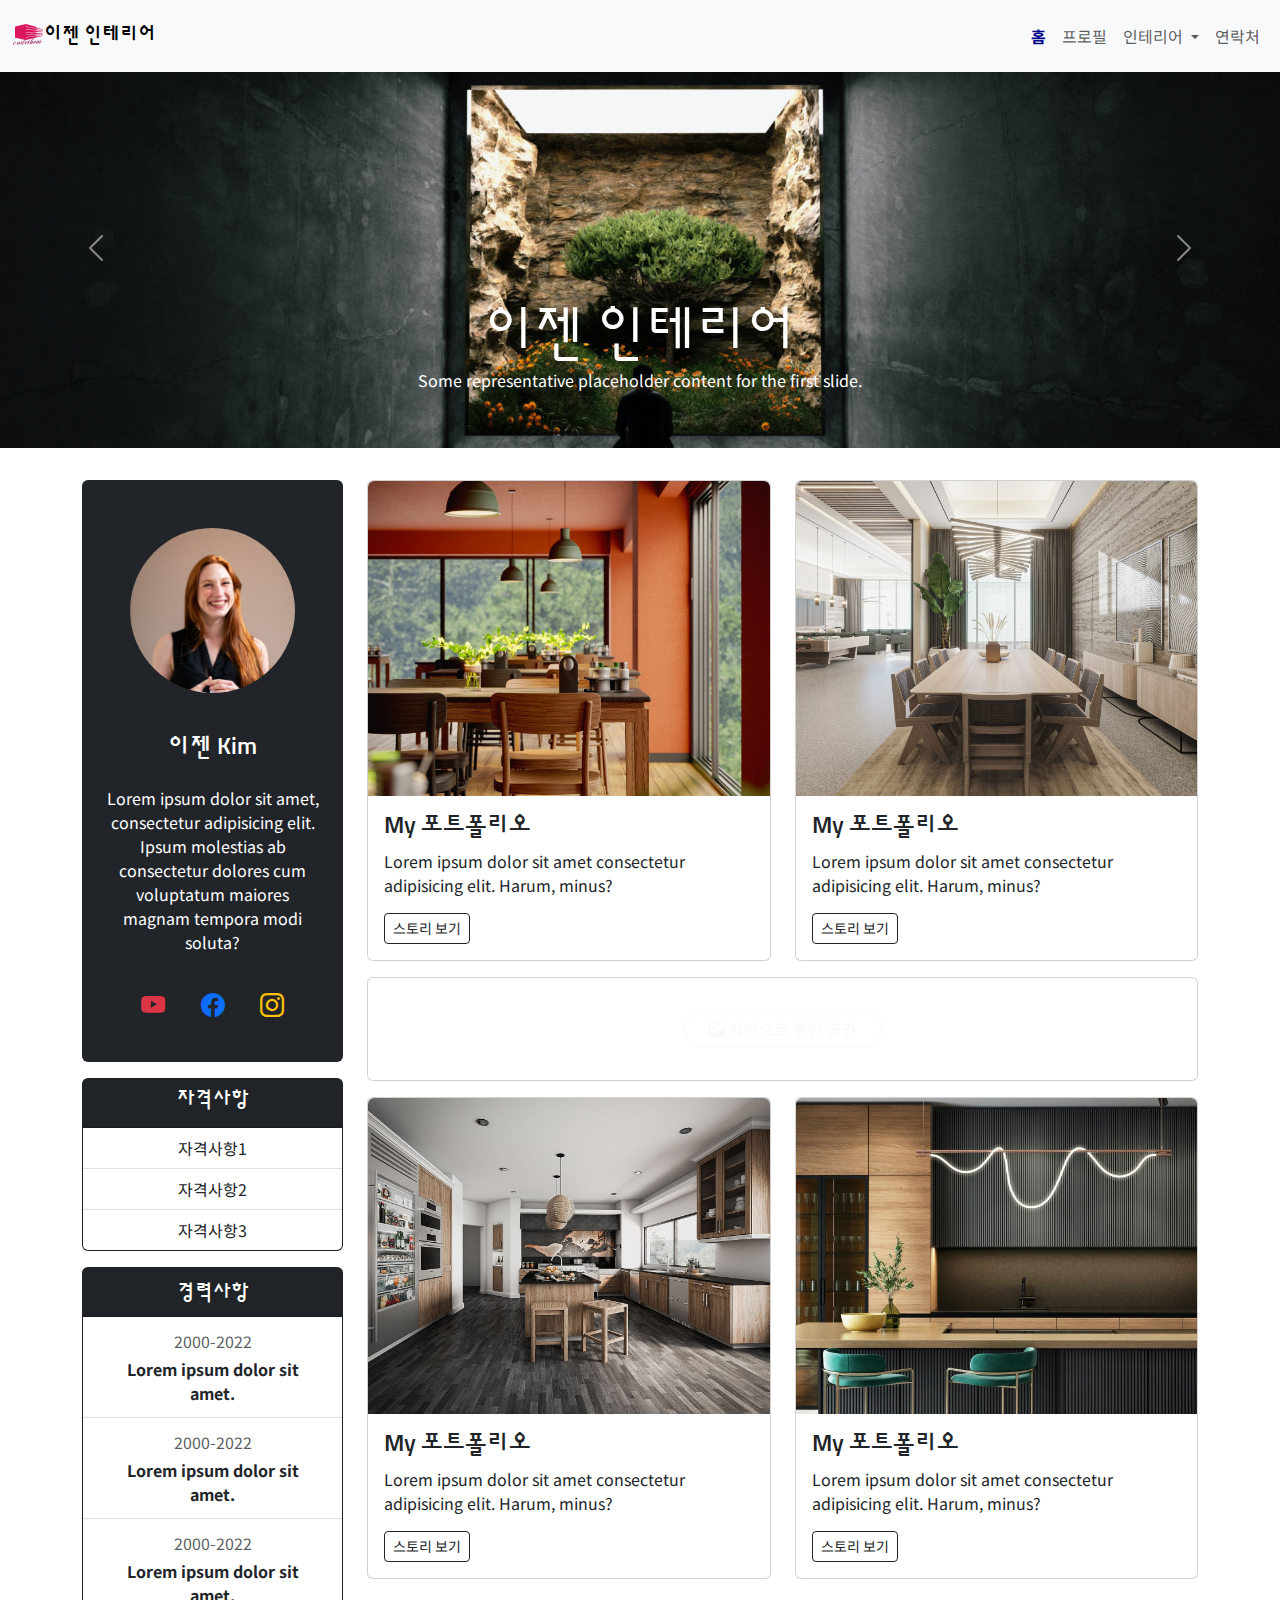
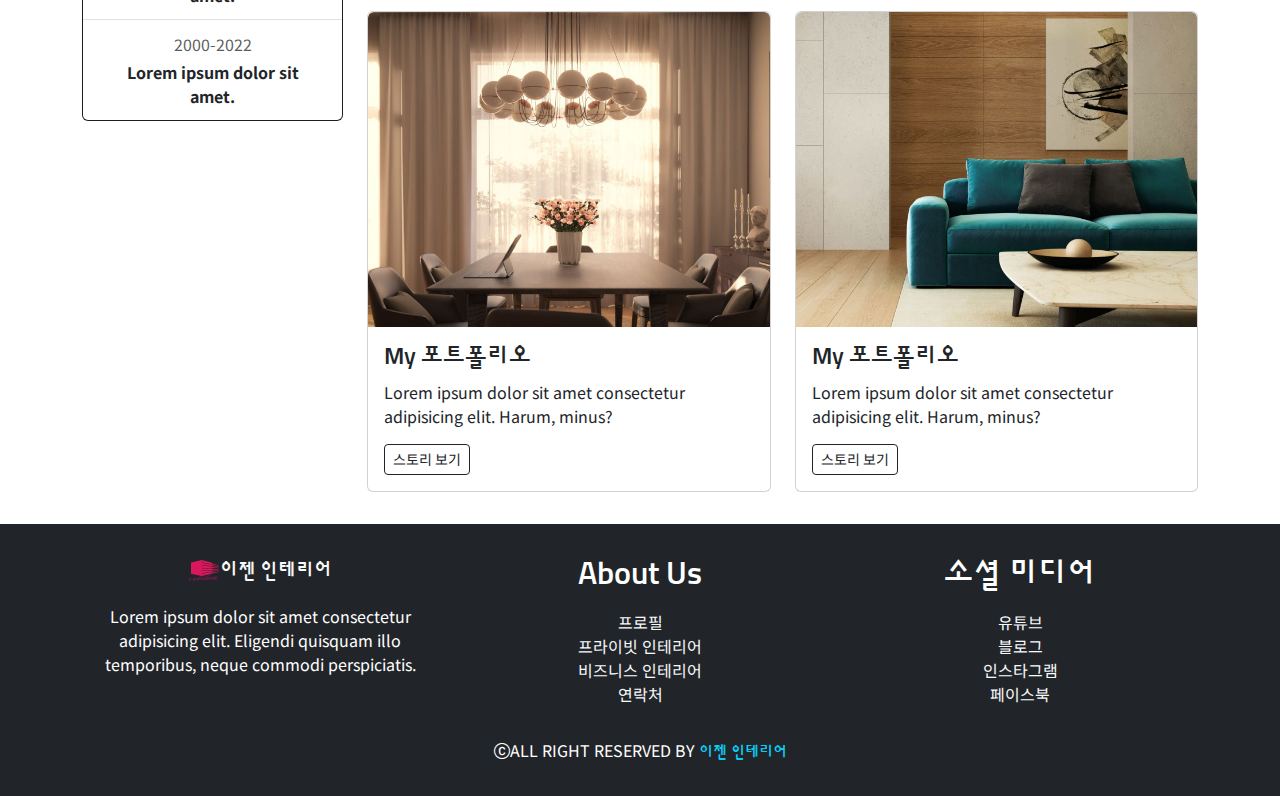
<file: index.html>
<!DOCTYPE html>
<html lang="en">
<head>
    <meta charset="UTF-8">
    <meta name="viewport" content="width=device-width, initial-scale=1.0">
    <title>이젠인테리어</title>
    <link rel="stylesheet" href="./css/bootstrap.css">
    <link rel="stylesheet" href="./css/style.css">
    <link rel="stylesheet" href="https://cdn.jsdelivr.net/npm/bootstrap-icons@1.11.3/font/bootstrap-icons.min.css">
<body>
    <!-- 네비게이션 영역 시작 -->
    <nav class="navbar navbar-expand-md fixed-top bg-light">  
        <div class="container-fluid">
          <a class="logo-font navbar-brand" href="index.html">
            <img src="./images/logo.png" alt="로고">이젠 인테리어</a>
          <button class="navbar-toggler" type="button" data-bs-toggle="collapse" data-bs-target="#menubar"
            aria-controls="menubar" aria-expanded="false" aria-label="Toggle navigation">
            <span class="navbar-toggler-icon"></span>
          </button>
          <div class="collapse navbar-collapse" id="menubar">
            <ul class="navbar-nav ms-auto my-2">
              <li class="nav-item">
                <a class="nav-link active" href="#home">홈</a>
              </li>
              <li class="nav-item">
                <a class="nav-link" href="profile.html">프로필</a>
              </li>
              <li class="nav-item dropdown">
                <a class="nav-link dropdown-toggle" href="#" role="button" data-bs-toggle="dropdown" aria-expanded="false">
                  인테리어
                </a>
                <ul class="dropdown-menu">
                  <li><a class="dropdown-item" href="private-interior.html">개인공간</a></li>
                  <li><a class="dropdown-item" href="business-interior.html">비즈니스 공간</a></li>                  
                </ul>
              </li>
              <li class="nav-item">
                <a class="nav-link" href="contact.html">연락처</a>
              </li>              
            </ul>
          </div>
        </div>
    </nav>
    <!-- 헤더영역 시작 -->
    <header>
        <div id="headerCarousel" class="mt-5 carousel slide carousel-fade">
            <div class="carousel-inner">
              <div class="carousel-item active">
                <img src="./images/header1.jpg" class="d-block w-100" alt="...">
                <div class="carousel-caption">
                    <h1 class="display-4 d-block mb-0">이젠 인테리어</h1>
                    <p class="d-none d-sm-block">Some representative placeholder content for the first slide.</p>
                  </div>
              </div>
              <div class="carousel-item">
                <img src="./images/header2.jpg" class="d-block w-100" alt="...">
                <div class="carousel-caption">
                    <h1 class="display-4 d-block mb-0">이젠 인테리어</h1>
                    <p class="d-none d-sm-block">Some representative placeholder content for the first slide.</p>
                  </div>
              </div>
              <div class="carousel-item">
                <img src="./images/header3.jpg" class="d-block w-100" alt="...">
                <div class="carousel-caption">
                    <h1 class="display-4 d-block mb-0">이젠 인테리어</h1>
                    <p class="d-none d-sm-block">Some representative placeholder content for the first slide.</p>
                  </div>
              </div>
              <div class="carousel-item">
                <img src="./images/header4.jpg" class="d-block w-100" alt="...">
                <div class="carousel-caption">
                    <h1 class="display-4 d-block mb-0">이젠 인테리어</h1>
                    <p class="d-none d-sm-block">Some representative placeholder content for the first slide.</p>
                  </div>
              </div>
              <div class="carousel-item">
                <img src="./images/header5.jpg" class="d-block w-100" alt="...">
                <div class="carousel-caption">
                    <h1 class="display-4 d-block mb-0">이젠 인테리어</h1>
                    <p class="d-none d-sm-block">Some representative placeholder content for the first slide.</p>
                  </div>
              </div>
              
            </div>
            <button class="carousel-control-prev" type="button" data-bs-target="#headerCarousel" data-bs-slide="prev">
              <span class="carousel-control-prev-icon" aria-hidden="true"></span>
              <span class="visually-hidden">Previous</span>
            </button>
            <button class="carousel-control-next" type="button" data-bs-target="#headerCarousel" data-bs-slide="next">
              <span class="carousel-control-next-icon" aria-hidden="true"></span>
              <span class="visually-hidden">Next</span>
            </button>
          </div>
    </header>
    <!-- 헤더영역 끝 -->
    <!-- 메인섹션 시작 -->
    <main class="container my-3">
        <div class="row">
              <!-- 프로필 바 섹션 시작-->
            <section class="col-md-5 col-lg-3" id="profile">
                <!-- 프로필 -->
                <div class="bg-dark text-white text-center my-3 p-4 rounded">
                    <img src="./images/main-profile.jpg" alt="프로필사진" class="img-fluid rounded-circle p-4">
                    <h2 class="fs-4 py-3">이젠 Kim</h2>
                    <p>Lorem ipsum dolor sit amet, consectetur adipisicing elit. Ipsum molestias ab consectetur dolores cum voluptatum maiores magnam tempora modi soluta?</p>
                    <div class="d-flex justify-content-evenly fs-4 py-3">
                        <a href="#" class="link-danger"><i class="bi bi-youtube"></i></a>
                        <a href="#"><i class="bi bi-facebook"></i></a>
                        <a href="#" class="link-warning"><i class="bi bi-instagram"></i></a>
                    </div>
                </div>
                <!-- 자격사항 리스트 -->
                <div class="card bg-dark  text-white text-center">
                    <div class="card-header">
                        <h3 class="fs-5">자격사항</h3>
                    </div>
                    <ul class="list-group list-group-flush">
                      <li class="list-group-item">자격사항1</li>
                      <li class="list-group-item">자격사항2</li>
                      <li class="list-group-item">자격사항3</li>
                    </ul>
                </div>
                <!-- 경력사항 리스트 -->
                 <div class="card mt-3 bg-dark text-white text-center">
                    <div class="card-header">
                        <h3 class="fs-5 m-1">경력사항</h3>
                    </div>
                    <ul class="list-group list-group-flush">
                      <li class="list-group-item">
                        <p class="text-muted m-1">2000-2022</p>
                        <p class="m-1 fw-bold">Lorem ipsum dolor sit amet.</p>
                      </li>
                      <li class="list-group-item">
                        <p class="text-muted m-1">2000-2022</p>
                        <p class="m-1 fw-bold">Lorem ipsum dolor sit amet.</p>
                      </li>
                      <li class="list-group-item">
                        <p class="text-muted m-1">2000-2022</p>
                        <p class="m-1 fw-bold">Lorem ipsum dolor sit amet.</p>
                      </li>
                      <li class="list-group-item">
                        <p class="text-muted m-1">2000-2022</p>
                        <p class="m-1 fw-bold">Lorem ipsum dolor sit amet.</p>
                      </li>
                    </ul>
                 </div>
            </section>
            <!-- 포트폴리오 섹션 -->
            <section class="col-md-7 col-lg-9">
                <div class="row">
                    <div class="col-lg-6 py-3">
                        <div class="card">
                            <div class="overflow-hidden rounded-top">
                                <img src="./images/gallery1.jpg" class="card-img-top" alt="포트폴리오 사진">
                            </div>
                            <div class="card-body">
                                <h4 class="card-title">My 포트폴리오</h4>
                                <p class="card-text">Lorem ipsum dolor sit amet consectetur adipisicing elit. Harum, minus?</p>
                                <a href="#" class="btn btn-outline-dark btn-sm">스토리 보기</a>
                            </div>
                        </div>
                    </div>
                    <div class="col-lg-6 py-3">
                        <div class="card">
                            <div class="overflow-hidden rounded-top">
                                <img src="./images/gallery2.jpg" class="card-img-top" alt="포트폴리오 사진">
                            </div>
                            <div class="card-body">
                                <h4 class="card-title">My 포트폴리오</h4>
                                <p class="card-text">Lorem ipsum dolor sit amet consectetur adipisicing elit. Harum, minus?</p>
                                <a href="#" class="btn btn-outline-dark btn-sm">스토리 보기</a>
                            </div>
                        </div>
                    </div>
                    <!-- <div class="row"> -->
                    <!-- 배너및 모달 -->
                      <div  class="col-12">
                          <div class="card banner text-center p-3">
                              <div class="card-body">
                                  <button class="btn btn-outline-light px-4 rounded-pill" data-bs-toggle="modal" data-bs-target="#popupModal"><i class="bi bi-image me-1"></i>자연으로 열린 공간</button>
                                  <!-- 모달 -->
                                  <div class="modal fade" id="popupModal" tabindex="-1" aria-labelledby="popupModalLabel" aria-hidden="true">
                                      <div class="modal-dialog">
                                        <div class="modal-content">
                                          <div class="modal-header">
                                            <h1 class="modal-tie fs-5" id="popupModalLabel">자연으로 열린공간</h1>
                                            <button type="button" class="btn-close" data-bs-dismiss="modal" aria-label="Close"></button>
                                          </div>
                                          <div class="modal-body">
                                              <h2>Lorem ipsum dolor sit amet.</h2>
                                              <p>Lorem ipsum dolor sit amet consectetur adipisicing elit. Tempora, dolorum?</p>
                                              <img src="./images/modal-img.jpg" alt="열린공간" class="img-fluid">
                                              <p>Lorem, ipsum dolor sit amet consectetur adipisicing elit. Vitae corporis inventore debitis veniam eaque ipsa perferendis labore tempore eos illum.</p>
                                          </div>
                                          <div class="modal-footer">
                                            <button type="button" class="btn btn-outline-dark" data-bs-dismiss="modal">닫기</button>
                                            <a href="#" class="btn btn-outline-danger btn-sm">뉴스기사 보기</a>
                                          </div>
                                        </div>
                                      </div>
                                    </div>
                              </div>
                      </div>
                    </div>
                    <div class="col-lg-6 py-3">
                        <div class="card">
                            <div class="overflow-hidden rounded-top">
                                <img src="./images/gallery3.jpg" class="card-img-top" alt="포트폴리오 사진">
                            </div>
                            <div class="card-body">
                                <h4 class="card-title">My 포트폴리오</h4>
                                <p class="card-text">Lorem ipsum dolor sit amet consectetur adipisicing elit. Harum, minus?</p>
                                <a href="#" class="btn btn-outline-dark btn-sm">스토리 보기</a>
                            </div>
                        </div>
                    </div> 
                    <div class="col-lg-6 py-3">
                        <div class="card">
                            <div class="overflow-hidden rounded-top">
                                <img src="./images/gallery4.jpg" class="card-img-top" alt="포트폴리오 사진">
                            </div>
                            <div class="card-body">
                                <h4 class="card-title">My 포트폴리오</h4>
                                <p class="card-text">Lorem ipsum dolor sit amet consectetur adipisicing elit. Harum, minus?</p>
                                <a href="#" class="btn btn-outline-dark btn-sm">스토리 보기</a>
                            </div>
                        </div>
                    </div>                
                    <div class="col-lg-6 py-3">
                        <div class="card">
                            <div class="overflow-hidden rounded-top">
                                <img src="./images/gallery5.jpg" class="card-img-top" alt="포트폴리오 사진">
                            </div>
                            <div class="card-body">
                                <h4 class="card-title">My 포트폴리오</h4>
                                <p class="card-text">Lorem ipsum dolor sit amet consectetur adipisicing elit. Harum, minus?</p>
                                <a href="#" class="btn btn-outline-dark btn-sm">스토리 보기</a>
                            </div>
                        </div>
                    </div>
                    <div class="col-lg-6 py-3">
                        <div class="card">
                            <div class="overflow-hidden rounded-top">
                                <img src="./images/gallery6.jpg" class="card-img-top" alt="포트폴리오 사진">
                            </div>
                            <div class="card-body">
                                <h4 class="card-title">My 포트폴리오</h4>
                                <p class="card-text">Lorem ipsum dolor sit amet consectetur adipisicing elit. Harum, minus?</p>
                                <a href="#" class="btn btn-outline-dark btn-sm">스토리 보기</a>
                            </div>
                        </div>
                    </div>
                </div>
            </section> 
        </div>    
    </main>
    <!-- 메인섹션 끝 -->
    <!-- 풋터 영역 시작 -->
    <footer class="bg-dark text-white text-center py-3">
        <div class="container">
            <div class="row">
                <div class="col-md-4">
                    <a href="index.html" class="logo-font link-light text-decoration-none fs-5"><img src="./images/logo.png" alt="로고" class="my-3">이젠 인테리어</a>
                    <p>Lorem ipsum dolor sit amet consectetur adipisicing elit. Eligendi quisquam illo temporibus, neque commodi perspiciatis.</p>
                </div>
                <div class="col-md-4">
                    <h2 class="my-3">About Us</h1>
                    <ul class="list-unstyled">
                        <li><a href="profile.html" class="link-light text-decoration-none">프로필</a></li>
                        <li><a href="private-interior.html" class="link-light text-decoration-none">프라이빗 인테리어</a></li>
                        <li><a href="business-interior.html" class="link-light text-decoration-none">비즈니스 인테리어</a></li>
                        <li><a href="contact.html" class="link-light text-decoration-none">연락처</a></li>
                    </ul>
                </div>
                <div class="col-md-4">
                    <h2 class="my-3">소셜 미디어</h1>
                    <ul class="list-unstyled">
                        <li><a href="#" class="link-light text-decoration-none">유튜브</a></li>
                        <li><a href="#" class="link-light text-decoration-none">블로그</a></li>
                        <li><a href="#" class="link-light text-decoration-none">인스타그램</a></li>
                        <li><a href="#" class="link-light text-decoration-none">페이스북</a></li>
                    </ul>
                </div>
            </div>
            <p class="my-3"><i class="bi bi-c-circle"></i>ALL RIGHT RESERVED BY <span class="logo-font text-info">이젠 인테리어</span></p>
        </div>
    </footer>
    <!-- 풋터 끝 -->
    <script src="./js/bootstrap.bundle.js"></script>   
</body>
</html>
</file>
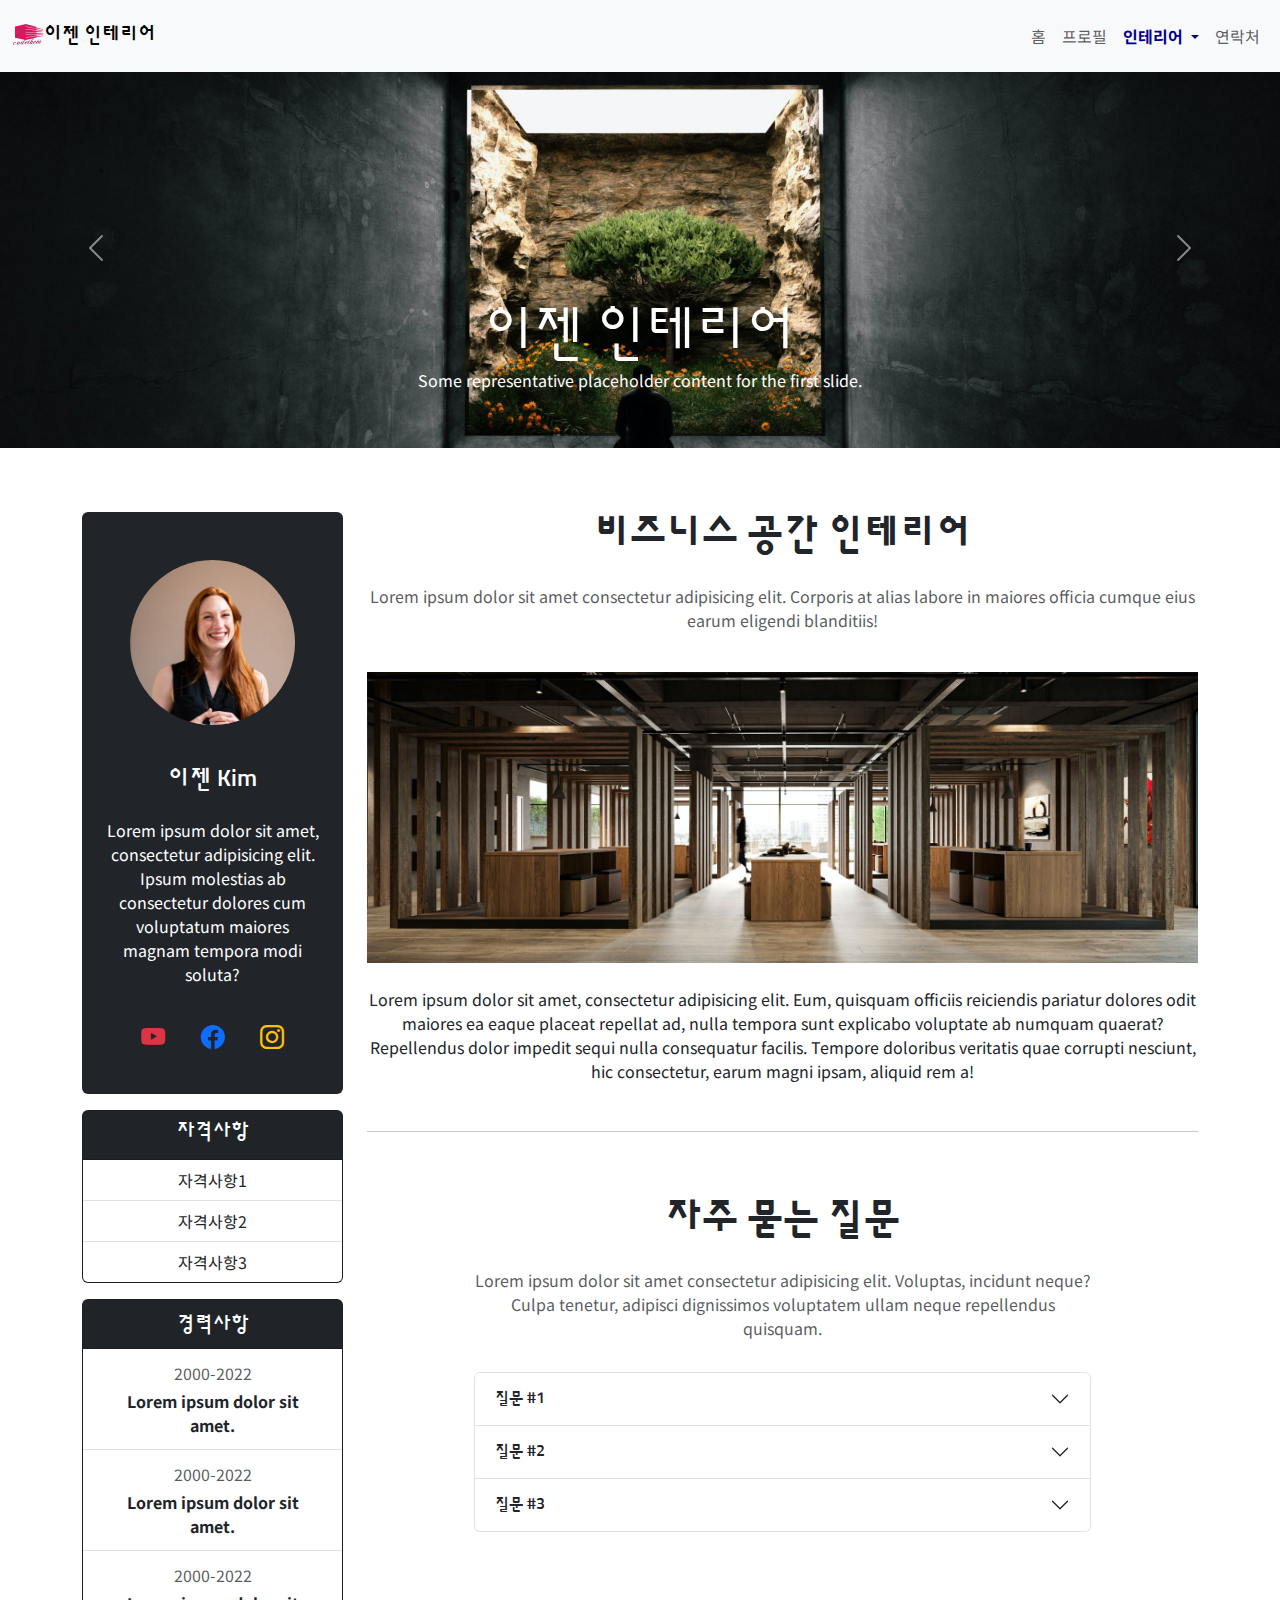
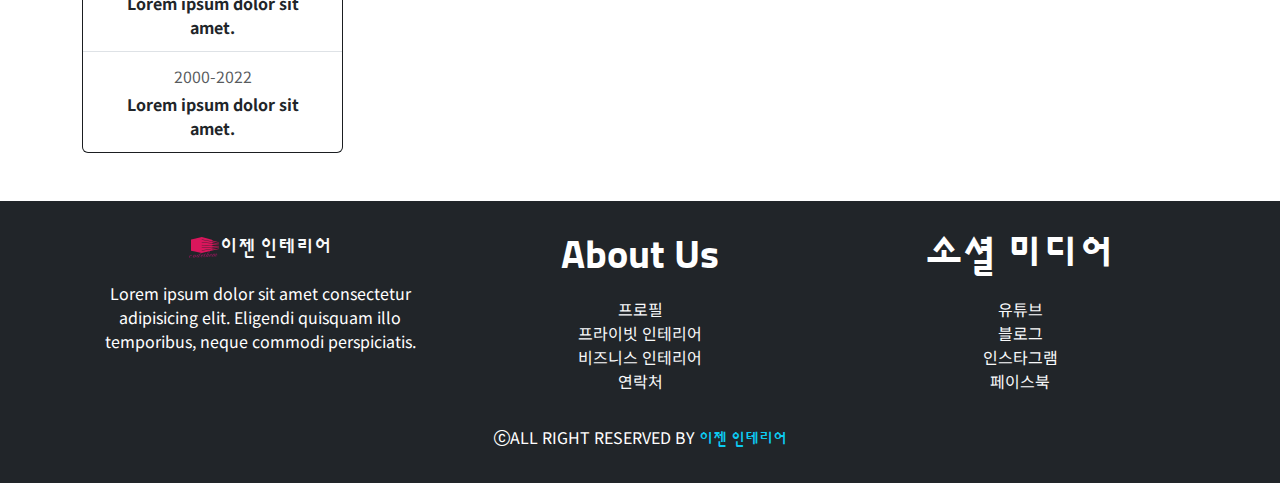
<file: business-interior.html>
<!DOCTYPE html>
<html lang="en">
<head>
    <meta charset="UTF-8">
    <meta name="viewport" content="width=device-width, initial-scale=1.0">
    <title>이젠인테리어</title>
    <link rel="stylesheet" href="./css/bootstrap.css">
    <link rel="stylesheet" href="./css/style.css">
    <link rel="stylesheet" href="https://cdn.jsdelivr.net/npm/bootstrap-icons@1.11.3/font/bootstrap-icons.min.css">
<body>
    <!-- 네비게이션 영역 시작 -->
    <nav class="navbar navbar-expand-md fixed-top bg-light">  
        <div class="container-fluid">
          <a class="logo-font navbar-brand" href="index.html">
            <img src="./images/logo.png" alt="로고">이젠 인테리어</a>
          <button class="navbar-toggler" type="button" data-bs-toggle="collapse" data-bs-target="#menubar"
            aria-controls="menubar" aria-expanded="false" aria-label="Toggle navigation">
            <span class="navbar-toggler-icon"></span>
          </button>
          <div class="collapse navbar-collapse" id="menubar">
            <ul class="navbar-nav ms-auto my-2">
              <li class="nav-item">
                <a class="nav-link" href="index.html">홈</a>
              </li>
              <li class="nav-item">
                <a class="nav-link" href="profile.html">프로필</a>
              </li>
              <li class="nav-item dropdown">
                <a class="nav-link dropdown-toggle active" href="#" role="button" data-bs-toggle="dropdown" aria-expanded="false">
                  인테리어
                </a>
                <ul class="dropdown-menu">
                  <li><a class="dropdown-item" href="private-interior.html">개인공간</a></li>
                  <li><a class="dropdown-item active" href="business-interior.html">비즈니스 공간</a></li>                  
                </ul>
              </li>
              <li class="nav-item">
                <a class="nav-link" href="contact.html">연락처</a>
              </li>              
            </ul>
          </div>
        </div>
    </nav>
    <!-- 헤더영역 시작 -->
    <header>
        <div id="headerCarousel" class="mt-5 carousel slide carousel-fade">
            <div class="carousel-inner">
              <div class="carousel-item active">
                <img src="./images/header1.jpg" class="d-block w-100" alt="...">
                <div class="carousel-caption">
                    <h1 class="display-4 d-block mb-0">이젠 인테리어</h1>
                    <p class="d-none d-sm-block">Some representative placeholder content for the first slide.</p>
                  </div>
              </div>
              <div class="carousel-item">
                <img src="./images/header2.jpg" class="d-block w-100" alt="...">
                <div class="carousel-caption">
                    <h1 class="display-4 d-block mb-0">이젠 인테리어</h1>
                    <p class="d-none d-sm-block">Some representative placeholder content for the first slide.</p>
                  </div>
              </div>
              <div class="carousel-item">
                <img src="./images/header3.jpg" class="d-block w-100" alt="...">
                <div class="carousel-caption">
                    <h1 class="display-4 d-block mb-0">이젠 인테리어</h1>
                    <p class="d-none d-sm-block">Some representative placeholder content for the first slide.</p>
                  </div>
              </div>
              <div class="carousel-item">
                <img src="./images/header4.jpg" class="d-block w-100" alt="...">
                <div class="carousel-caption">
                    <h1 class="display-4 d-block mb-0">이젠 인테리어</h1>
                    <p class="d-none d-sm-block">Some representative placeholder content for the first slide.</p>
                  </div>
              </div>
              <div class="carousel-item">
                <img src="./images/header5.jpg" class="d-block w-100" alt="...">
                <div class="carousel-caption">
                    <h1 class="display-4 d-block mb-0">이젠 인테리어</h1>
                    <p class="d-none d-sm-block">Some representative placeholder content for the first slide.</p>
                  </div>
              </div>
              
            </div>
            <button class="carousel-control-prev" type="button" data-bs-target="#headerCarousel" data-bs-slide="prev">
              <span class="carousel-control-prev-icon" aria-hidden="true"></span>
              <span class="visually-hidden">Previous</span>
            </button>
            <button class="carousel-control-next" type="button" data-bs-target="#headerCarousel" data-bs-slide="next">
              <span class="carousel-control-next-icon" aria-hidden="true"></span>
              <span class="visually-hidden">Next</span>
            </button>
          </div>
    </header>
    <!-- 헤더영역 끝 -->
    <!-- 메인섹션 시작 -->
    <main class="container my-5">
        <div class="row">
            <!-- 프로필 바 섹션 시작-->
            <section class="col-md-5 col-lg-3 order-2 order-md-1" id="profile">
                <!-- 프로필 -->
                <div class="bg-dark text-white text-center my-3 p-4 rounded">
                    <img src="./images/main-profile.jpg" alt="프로필사진" class="img-fluid rounded-circle p-4">
                    <h2 class="fs-4 py-3">이젠 Kim</h2>
                    <p>Lorem ipsum dolor sit amet, consectetur adipisicing elit. Ipsum molestias ab consectetur dolores cum voluptatum maiores magnam tempora modi soluta?</p>
                    <div class="d-flex justify-content-evenly fs-4 py-3">
                        <a href="#" class="link-danger"><i class="bi bi-youtube"></i></a>
                        <a href="#"><i class="bi bi-facebook"></i></a>
                        <a href="#" class="link-warning"><i class="bi bi-instagram"></i></a>
                    </div>
                </div>
                <!-- 자격사항 리스트 -->
                <div class="card bg-dark  text-white text-center">
                    <div class="card-header">
                        <h3 class="fs-5">자격사항</h3>
                    </div>
                    <ul class="list-group list-group-flush">
                      <li class="list-group-item">자격사항1</li>
                      <li class="list-group-item">자격사항2</li>
                      <li class="list-group-item">자격사항3</li>
                    </ul>
                </div>
                <!-- 경력사항 리스트 -->
                 <div class="card mt-3 bg-dark text-white text-center">
                    <div class="card-header">
                        <h3 class="fs-5 m-1">경력사항</h3>
                    </div>
                    <ul class="list-group list-group-flush">
                      <li class="list-group-item">
                        <p class="text-muted m-1">2000-2022</p>
                        <p class="m-1 fw-bold">Lorem ipsum dolor sit amet.</p>
                      </li>
                      <li class="list-group-item">
                        <p class="text-muted m-1">2000-2022</p>
                        <p class="m-1 fw-bold">Lorem ipsum dolor sit amet.</p>
                      </li>
                      <li class="list-group-item">
                        <p class="text-muted m-1">2000-2022</p>
                        <p class="m-1 fw-bold">Lorem ipsum dolor sit amet.</p>
                      </li>
                      <li class="list-group-item">
                        <p class="text-muted m-1">2000-2022</p>
                        <p class="m-1 fw-bold">Lorem ipsum dolor sit amet.</p>
                      </li>
                    </ul>
                 </div>
            </section>  
            <!-- 프로필 바 섹션 끝 -->
            <!-- 비즈니스 인테리어 소개 섹션 시작 -->
            <section class="col-md-7 col-lg-9 order-1 order-md-2"> 
              <section class="py-3 text-center">
                <h2 class="fs-1 fw-bold pb-3">비즈니스 공간 인테리어</h1>
                <p class="text-muted">Lorem ipsum dolor sit amet consectetur adipisicing elit. Corporis at alias labore in maiores officia cumque eius earum eligendi blanditiis!</p>                                   
                <img src="./images/business.jpg" alt="비즈니스인테리어사진" class="img-fluid my-4">
                <p class="text-center">Lorem ipsum dolor sit amet, consectetur adipisicing elit. Eum, quisquam officiis reiciendis pariatur dolores odit maiores ea eaque placeat repellat ad, nulla tempora sunt explicabo voluptate ab numquam quaerat? Repellendus dolor impedit sequi nulla consequatur facilis. Tempore doloribus veritatis quae corrupti nesciunt, hic consectetur, earum magni ipsam, aliquid rem a!</p>
              </section>
              <!-- 비즈니스 인테리어 가격 섹션 시작 -->
              <hr>
              <!-- 자주묻는 질문 섹션 시작 -->
              <section class="row">
                <div class="col-lg-9 mx-auto"> 
                  <div class="pt-5 pb-3 text-center">
                    <h2 class="fs-1 fw-bold pb-3">자주 묻는 질문</h1>
                    <p class="text-muted">Lorem ipsum dolor sit amet consectetur adipisicing elit. Voluptas, incidunt neque? Culpa tenetur, adipisci dignissimos voluptatem ullam neque repellendus quisquam.</p>   
                  </div>
                  <!-- 아코디언 -->
                  <div class="accordion" id="accordionFlushExample">
                    <div class="accordion-item">
                      <h2 class="accordion-header">
                        <button class="accordion-button collapsed" type="button" data-bs-toggle="collapse" data-bs-target="#flush-collapseOne" aria-expanded="false" aria-controls="flush-collapseOne">
                          질문 #1
                        </button>
                      </h2>
                      <div id="flush-collapseOne" class="accordion-collapse collapse" data-bs-parent="#accordionFlushExample">
                        <div class="accordion-body"><h3>Lorem ipsum dolor sit amet.</h3> Lorem ipsum dolor sit, amet consectetur adipisicing elit. Vitae illum totam recusandae autem accusamus est?</div>
                      </div>
                    </div>
                    <div class="accordion-item">
                      <h2 class="accordion-header">
                        <button class="accordion-button collapsed" type="button" data-bs-toggle="collapse" data-bs-target="#flush-collapseTwo" aria-expanded="false" aria-controls="flush-collapseTwo">
                          질문 #2
                        </button>
                      </h2>
                      <div id="flush-collapseTwo" class="accordion-collapse collapse" data-bs-parent="#accordionFlushExample">
                        <div class="accordion-body"><h3>Lorem ipsum dolor sit amet.</h3>Lorem, ipsum dolor sit amet consectetur adipisicing elit. Earum atque deleniti officia architecto? Ratione, provident? Let's imagine this being filled with some actual content.</div>
                      </div>
                    </div>
                    <div class="accordion-item">
                      <h2 class="accordion-header">
                        <button class="accordion-button collapsed" type="button" data-bs-toggle="collapse" data-bs-target="#flush-collapseThree" aria-expanded="false" aria-controls="flush-collapseThree">
                          질문 #3
                        </button>
                      </h2>
                      <div id="flush-collapseThree" class="accordion-collapse collapse" data-bs-parent="#accordionFlushExample">
                        <div class="accordion-body"><h3>Lorem ipsum dolor sit amet.</h3>This is the third item's accordion body. Nothing more exciting happening here in terms of content, but just filling up the space to make it look, at least at first glance, a bit more representative of how this would look in a real-world application.</div>
                      </div>
                    </div>
                  </div>
                </div>                          
              </section>
              <!-- 자주묻는 질문 섹션 끝-->
            </section> 
            <!-- 비즈니스 인테리어 소개 섹션 끝 -->
        </div>    
    </main>
    <!-- 풋터 영역 시작 -->
    <footer class="bg-dark text-white text-center py-3">
        <div class="container">
            <div class="row">
                <div class="col-md-4">
                    <a href="index.html" class="logo-font link-light text-decoration-none fs-5"><img src="./images/logo.png" alt="로고" class="my-3">이젠 인테리어</a>
                    <p>Lorem ipsum dolor sit amet consectetur adipisicing elit. Eligendi quisquam illo temporibus, neque commodi perspiciatis.</p>
                </div>
                <div class="col-md-4">
                    <h1 class="fw-bold my-3">About Us</h1>
                    <ul class="list-unstyled">
                        <li><a href="profile.html" class="link-light text-decoration-none">프로필</a></li>
                        <li><a href="private-interior.html" class="link-light text-decoration-none">프라이빗 인테리어</a></li>
                        <li><a href="business-interior.html" class="link-light text-decoration-none">비즈니스 인테리어</a></li>
                        <li><a href="contact.html" class="link-light text-decoration-none">연락처</a></li>
                    </ul>
                </div>
                <div class="col-md-4">
                    <h1 class="fw-bold my-3">소셜 미디어</h1>
                    <ul class="list-unstyled">
                        <li><a href="#" class="link-light text-decoration-none">유튜브</a></li>
                        <li><a href="#" class="link-light text-decoration-none">블로그</a></li>
                        <li><a href="#" class="link-light text-decoration-none">인스타그램</a></li>
                        <li><a href="#" class="link-light text-decoration-none">페이스북</a></li>
                    </ul>
                </div>
            </div>
            <p class="my-3"><i class="bi bi-c-circle"></i>ALL RIGHT RESERVED BY <span class="logo-font text-info">이젠 인테리어</span></p>
        </div>
    </footer>
    <!-- 풋터 끝 -->
    <script src="./js/bootstrap.bundle.js"></script>   
</body>
</html>
</file>
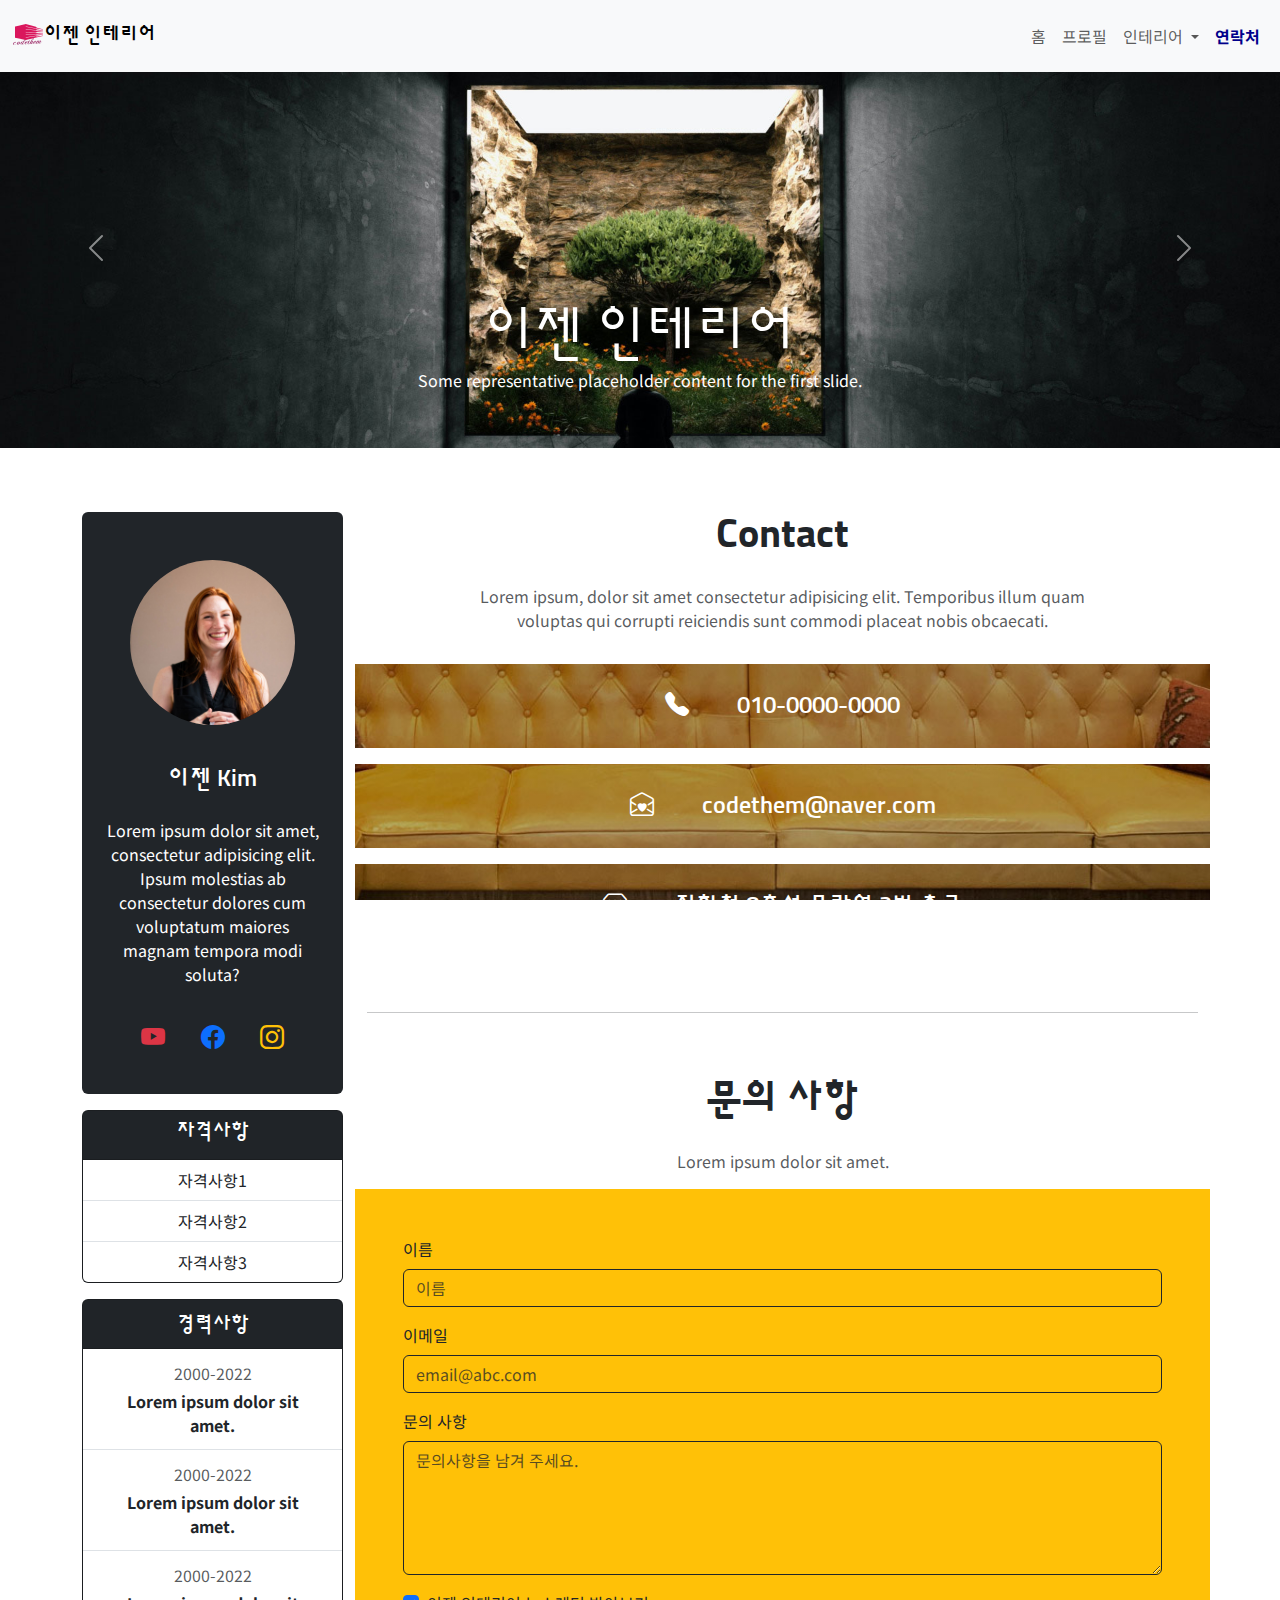
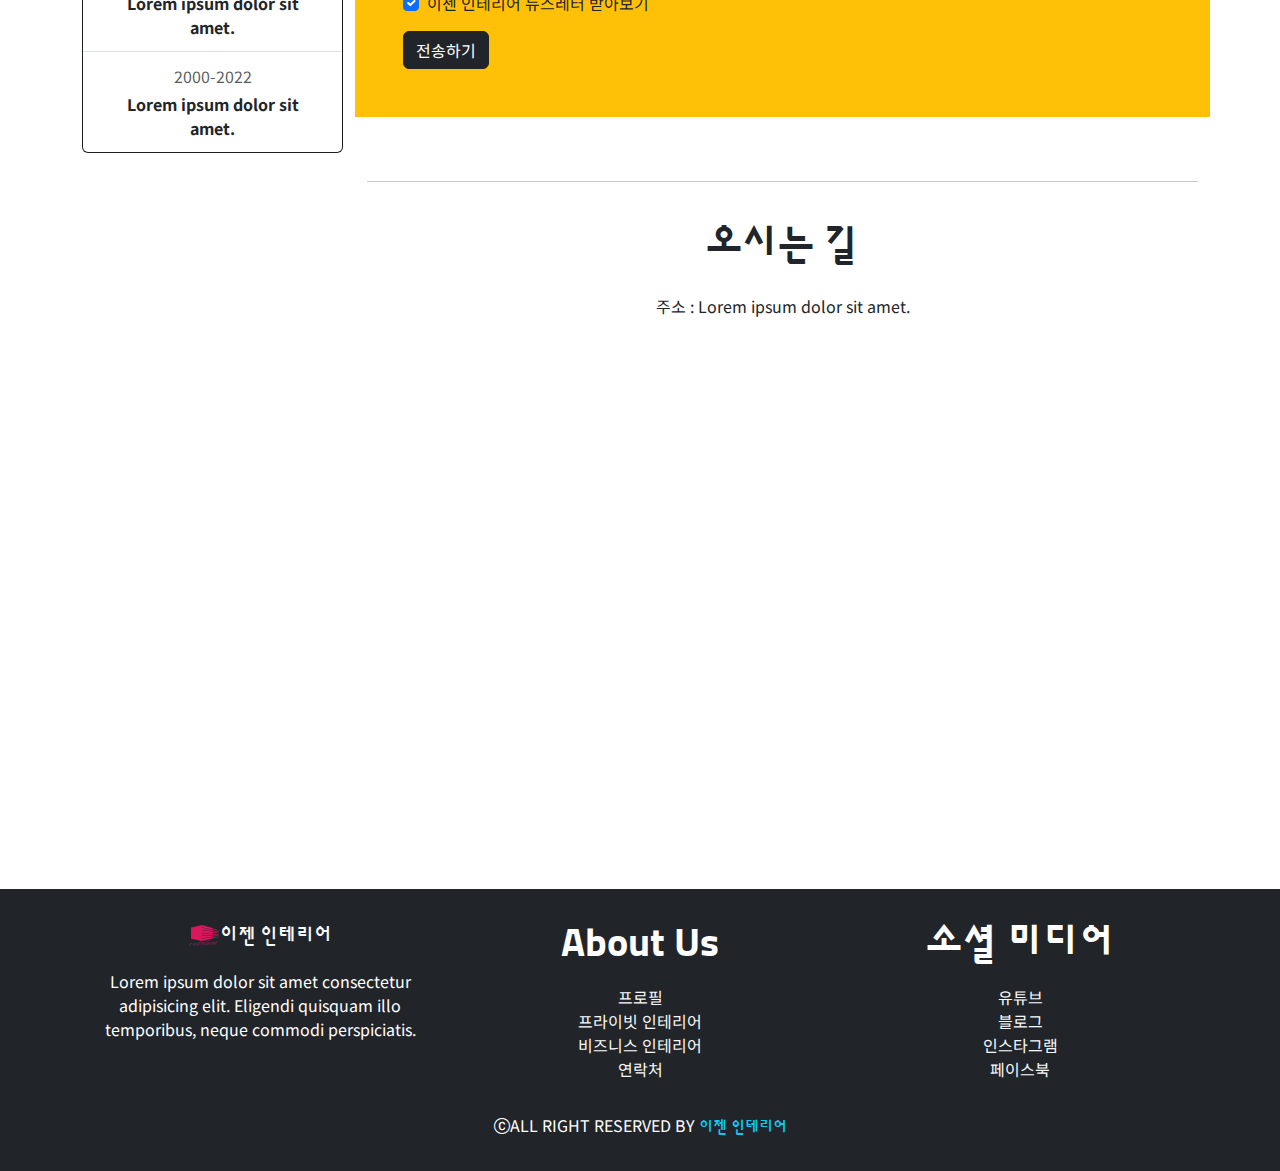
<file: contact.html>
<!DOCTYPE html>
<html lang="en">
<head>
    <meta charset="UTF-8">
    <meta name="viewport" content="width=device-width, initial-scale=1.0">
    <title>이젠인테리어</title>
    <link rel="stylesheet" href="./css/bootstrap.css">
    <link rel="stylesheet" href="./css/style.css">
    <link rel="stylesheet" href="https://cdn.jsdelivr.net/npm/bootstrap-icons@1.11.3/font/bootstrap-icons.min.css">
<body>
    <!-- 네비게이션 영역 시작 -->
    <nav class="navbar navbar-expand-md fixed-top bg-light">  
        <div class="container-fluid">
          <a class="logo-font navbar-brand" href="index.html">
            <img src="./images/logo.png" alt="로고">이젠 인테리어</a>
          <button class="navbar-toggler" type="button" data-bs-toggle="collapse" data-bs-target="#menubar"
            aria-controls="menubar" aria-expanded="false" aria-label="Toggle navigation">
            <span class="navbar-toggler-icon"></span>
          </button>
          <div class="collapse navbar-collapse" id="menubar">
            <ul class="navbar-nav ms-auto my-2">
              <li class="nav-item">
                <a class="nav-link" href="index.html">홈</a>
              </li>
              <li class="nav-item">
                <a class="nav-link" href="profile.html">프로필</a>
              </li>
              <li class="nav-item dropdown">
                <a class="nav-link dropdown-toggle" href="#" role="button" data-bs-toggle="dropdown" aria-expanded="false">
                  인테리어
                </a>
                <ul class="dropdown-menu">
                  <li><a class="dropdown-item" href="private-interior.html">개인공간</a></li>
                  <li><a class="dropdown-item" href="business-interior.html">비즈니스 공간</a></li>                  
                </ul>
              </li>
              <li class="nav-item active">
                <a class="nav-link active" href="contact.html">연락처</a>
              </li>              
            </ul>
          </div>
        </div>
    </nav>
    <!-- 헤더영역 시작 -->
    <header>
        <div id="headerCarousel" class="mt-5 carousel slide carousel-fade">
            <div class="carousel-inner">
              <div class="carousel-item active">
                <img src="./images/header1.jpg" class="d-block w-100" alt="...">
                <div class="carousel-caption">
                    <h1 class="display-4 d-block mb-0">이젠 인테리어</h1>
                    <p class="d-none d-sm-block">Some representative placeholder content for the first slide.</p>
                  </div>
              </div>
              <div class="carousel-item">
                <img src="./images/header2.jpg" class="d-block w-100" alt="...">
                <div class="carousel-caption">
                    <h1 class="display-4 d-block mb-0">이젠 인테리어</h1>
                    <p class="d-none d-sm-block">Some representative placeholder content for the first slide.</p>
                  </div>
              </div>
              <div class="carousel-item">
                <img src="./images/header3.jpg" class="d-block w-100" alt="...">
                <div class="carousel-caption">
                    <h1 class="display-4 d-block mb-0">이젠 인테리어</h1>
                    <p class="d-none d-sm-block">Some representative placeholder content for the first slide.</p>
                  </div>
              </div>
              <div class="carousel-item">
                <img src="./images/header4.jpg" class="d-block w-100" alt="...">
                <div class="carousel-caption">
                    <h1 class="display-4 d-block mb-0">이젠 인테리어</h1>
                    <p class="d-none d-sm-block">Some representative placeholder content for the first slide.</p>
                  </div>
              </div>
              <div class="carousel-item">
                <img src="./images/header5.jpg" class="d-block w-100" alt="...">
                <div class="carousel-caption">
                    <h1 class="display-4 d-block mb-0">이젠 인테리어</h1>
                    <p class="d-none d-sm-block">Some representative placeholder content for the first slide.</p>
                  </div>
              </div>
              
            </div>
            <button class="carousel-control-prev" type="button" data-bs-target="#headerCarousel" data-bs-slide="prev">
              <span class="carousel-control-prev-icon" aria-hidden="true"></span>
              <span class="visually-hidden">Previous</span>
            </button>
            <button class="carousel-control-next" type="button" data-bs-target="#headerCarousel" data-bs-slide="next">
              <span class="carousel-control-next-icon" aria-hidden="true"></span>
              <span class="visually-hidden">Next</span>
            </button>
          </div>
    </header>
    <!-- 헤더영역 끝 -->
    <!-- 메인섹션 시작 -->
    <main class="container my-5">
        <div class="row">
            <!-- 프로필 바 섹션 시작-->
            <section class="col-md-5 col-lg-3" id="profile">
                <!-- 프로필 -->
                <div class="bg-dark text-white text-center my-3 p-4 rounded">
                    <img src="./images/main-profile.jpg" alt="프로필사진" class="img-fluid rounded-circle p-4">
                    <h2 class="fs-4 py-3">이젠 Kim</h2>
                    <p>Lorem ipsum dolor sit amet, consectetur adipisicing elit. Ipsum molestias ab consectetur dolores cum voluptatum maiores magnam tempora modi soluta?</p>
                    <div class="d-flex justify-content-evenly fs-4 py-3">
                        <a href="#" class="link-danger"><i class="bi bi-youtube"></i></a>
                        <a href="#"><i class="bi bi-facebook"></i></a>
                        <a href="#" class="link-warning"><i class="bi bi-instagram"></i></a>
                    </div>
                </div>
                <!-- 자격사항 리스트 -->
                <div class="card bg-dark  text-white text-center">
                    <div class="card-header">
                        <h3 class="fs-5">자격사항</h3>
                    </div>
                    <ul class="list-group list-group-flush">
                      <li class="list-group-item">자격사항1</li>
                      <li class="list-group-item">자격사항2</li>
                      <li class="list-group-item">자격사항3</li>
                    </ul>
                </div>
                <!-- 경력사항 리스트 -->
                 <div class="card mt-3 bg-dark text-white text-center">
                    <div class="card-header">
                        <h3 class="fs-5 m-1">경력사항</h3>
                    </div>
                    <ul class="list-group list-group-flush">
                      <li class="list-group-item">
                        <p class="text-muted m-1">2000-2022</p>
                        <p class="m-1 fw-bold">Lorem ipsum dolor sit amet.</p>
                      </li>
                      <li class="list-group-item">
                        <p class="text-muted m-1">2000-2022</p>
                        <p class="m-1 fw-bold">Lorem ipsum dolor sit amet.</p>
                      </li>
                      <li class="list-group-item">
                        <p class="text-muted m-1">2000-2022</p>
                        <p class="m-1 fw-bold">Lorem ipsum dolor sit amet.</p>
                      </li>
                      <li class="list-group-item">
                        <p class="text-muted m-1">2000-2022</p>
                        <p class="m-1 fw-bold">Lorem ipsum dolor sit amet.</p>
                      </li>
                    </ul>
                 </div>
            </section>
            <!-- 프로필바 섹셕 끝 -->
            <!-- contact섹션 시작 -->
            <section class="col-md-7 col-lg-9 order-1 order-md-2 text-center">
              <!-- contact section -->
              <section class="row pt-3 pb-5">
                <div class="col-lg-9 mx-auto">
                  <h2 class="fs-1 fw-bold pb-3">Contact</h2>
                  <p class="text-muted">Lorem ipsum, dolor sit amet consectetur adipisicing elit. Temporibus illum quam voluptas qui corrupti reiciendis sunt commodi placeat nobis obcaecati.</p>
                </div>
                <div class="contact-bg py-4 mt-3">
                  <p class="fs-4 text-white mb-0 logo-font"><i class="bi bi-telephone-fill me-3 me-lg-5"></i>010-0000-0000</p>
                </div>
                <div class="contact-bg py-4 mt-3">
                  <p class="fs-4 text-white mb-0 logo-font"><i class="bi bi-envelope-open-heart me-3 me-lg-5"></i>codethem@naver.com</p>
                </div>
                <div class="contact-bg py-4 mt-3">
                  <p class="fs-4 text-white mb-0 logo-font"><i class="bi bi-shop me-3 me-lg-5"></i>지하철 8호선 모란역 2번 출구</p>
                </div>
              </section>
              <!-- contact section end -->
              <hr>
              <!-- 문의사항 섹션 시작 -->
              <!-- <div class="row py-5 col-9">
                <div class="text-center">
                  <h3>문의 사항</h3>
                  <p>Lorem ipsum dolor sit amet.</p>
                </div>
                <form style="background-color: rgb(216, 161, 43);" class="p-5">
                  <div class="input-group mb-3">
                    <span class="input-group-text" id="inputGroup-sizing-default">이름</span>
                    <input type="text" class="form-control" aria-label="Sizing example input" aria-describedby="inputGroup-sizing-default">
                  </div>
                  <div class="input-group mb-3">
                    <span class="input-group-text" id="inputGroup-sizing-default">email@abc.com</span>
                    <input type="text" class="form-control" aria-label="Sizing example input" aria-describedby="inputGroup-sizing-default">
                  </div>
                  <div class="input-group">
                    <span class="input-group-text">문의사항을 남겨주세요</span>
                    <textarea class="form-control" aria-label="With textarea"></textarea>
                  </div>
                  <div class="form-check col-12 text-start">
                    <input class="form-check-input" type="checkbox" value="" id="flexCheckChecked" checked>
                    <label class="form-check-label" for="flexCheckChecked">
                      이젠 인테리어 뉴스레터 받아보기
                    </label>
                  </div>
                  <div class="col-12 text-start">
                    <button class="btn btn-primary" type="submit">전송하기</button>
                  </div>
                </form>

                
              </div> -->
              <!-- 문의사항 섹션 끝 -->
              <!-- 문의사항 섹션 답 시작-->
              <div class="row py-5">
                <div class="col-lg-9 mx-auto">
                  <h2 class="fs-1 fw-bold pb-3">문의 사항</h2>
                  <p class="text-muted">Lorem ipsum dolor sit amet.</p>
                </div>
                <form action="/action_page.php" class="text-start bg-warning p-5" method="GET">
                  <div class="mb-3">
                    <label for="user-name" class="form-label">이름</label>
                    <input class="form-control bg-transparent border-dark" type="text" id="user-name" placeholder="이름" name="user-name">
                  </div>
                  <div class="mb-3">
                    <label for="user-email" class="form-label">이메일</label>
                    <input class="form-control bg-transparent border-dark" type="email" id="user-email" placeholder="email@abc.com" name="user-email">
                  </div>
                  <div class="mb-3">
                    <label for="user-msg" class="form-label">문의 사항</label>
                    <textarea class="form-control bg-transparent border-dark" name="user-msg" id="user-msg" placeholder="문의사항을 남겨 주세요." cols="30" rows="5"></textarea>
                  </div>
                  <div class="form-check mb-3">
                    <input type="checkbox" class="form-check-input" id="news-letter-check" checked>
                    <label for="news-letter-check" class="form-check-label">이젠 인테리어 뉴스레터 받아보기</label>
                  </div>
                  <button class="btn btn-dark" type="submit">전송하기</button>
                </form>
              </div>

              <hr>
              <!-- 구글 맵 섹션 시작 -->
              <section class="py-4">
                <h2 class="fs-1 fw-bold">오시는 길</h2>
                <p class="text-muted, py-3">주소 : Lorem ipsum dolor sit amet.</p>
                <div class="ratio ratio-16x9">
                  <iframe src="https://www.google.com/maps/embed?pb=!1m18!1m12!1m3!1d3168.1863006490653!2d127.12712117650075!3d37.43270347207369!2m3!1f0!2f0!3f0!3m2!1i1024!2i768!4f13.1!3m3!1m2!1s0x357ca883df7418d1%3A0x1e9926ba0f71d15c!2z7J207KCgSVTsu7Ttk6jthLDslYTsubTrjbDrr7g!5e0!3m2!1sko!2skr!4v1722928382960!5m2!1sko!2skr" allowfullscreen="" loading="lazy" referrerpolicy="no-referrer-when-downgrade"></iframe>
                </div>
              </section>
              <!-- 구글맵 섹션 끝 -->
            </section>
            <!-- contact 섹션 끝 -->

        </div>    
    </main>
    <!-- 풋터 영역 시작 -->
    <footer class="bg-dark text-white text-center py-3">
        <div class="container">
            <div class="row">
                <div class="col-md-4">
                    <a href="index.html" class="logo-font link-light text-decoration-none fs-5"><img src="./images/logo.png" alt="로고" class="my-3">이젠 인테리어</a>
                    <p>Lorem ipsum dolor sit amet consectetur adipisicing elit. Eligendi quisquam illo temporibus, neque commodi perspiciatis.</p>
                </div>
                <div class="col-md-4">
                    <h1 class="fw-bold my-3">About Us</h1>
                    <ul class="list-unstyled">
                        <li><a href="profile.html" class="link-light text-decoration-none">프로필</a></li>
                        <li><a href="private-interior.html" class="link-light text-decoration-none">프라이빗 인테리어</a></li>
                        <li><a href="business-interior.html" class="link-light text-decoration-none">비즈니스 인테리어</a></li>
                        <li><a href="contact.html" class="link-light text-decoration-none">연락처</a></li>
                    </ul>
                </div>
                <div class="col-md-4">
                    <h1 class="fw-bold my-3">소셜 미디어</h1>
                    <ul class="list-unstyled">
                        <li><a href="#" class="link-light text-decoration-none">유튜브</a></li>
                        <li><a href="#" class="link-light text-decoration-none">블로그</a></li>
                        <li><a href="#" class="link-light text-decoration-none">인스타그램</a></li>
                        <li><a href="#" class="link-light text-decoration-none">페이스북</a></li>
                    </ul>
                </div>
            </div>
            <p class="my-3"><i class="bi bi-c-circle"></i>ALL RIGHT RESERVED BY <span class="logo-font text-info">이젠 인테리어</span></p>
        </div>
    </footer>
    <!-- 풋터 끝 -->
    <script src="./js/bootstrap.bundle.js"></script>   
</body>
</html>
</file>
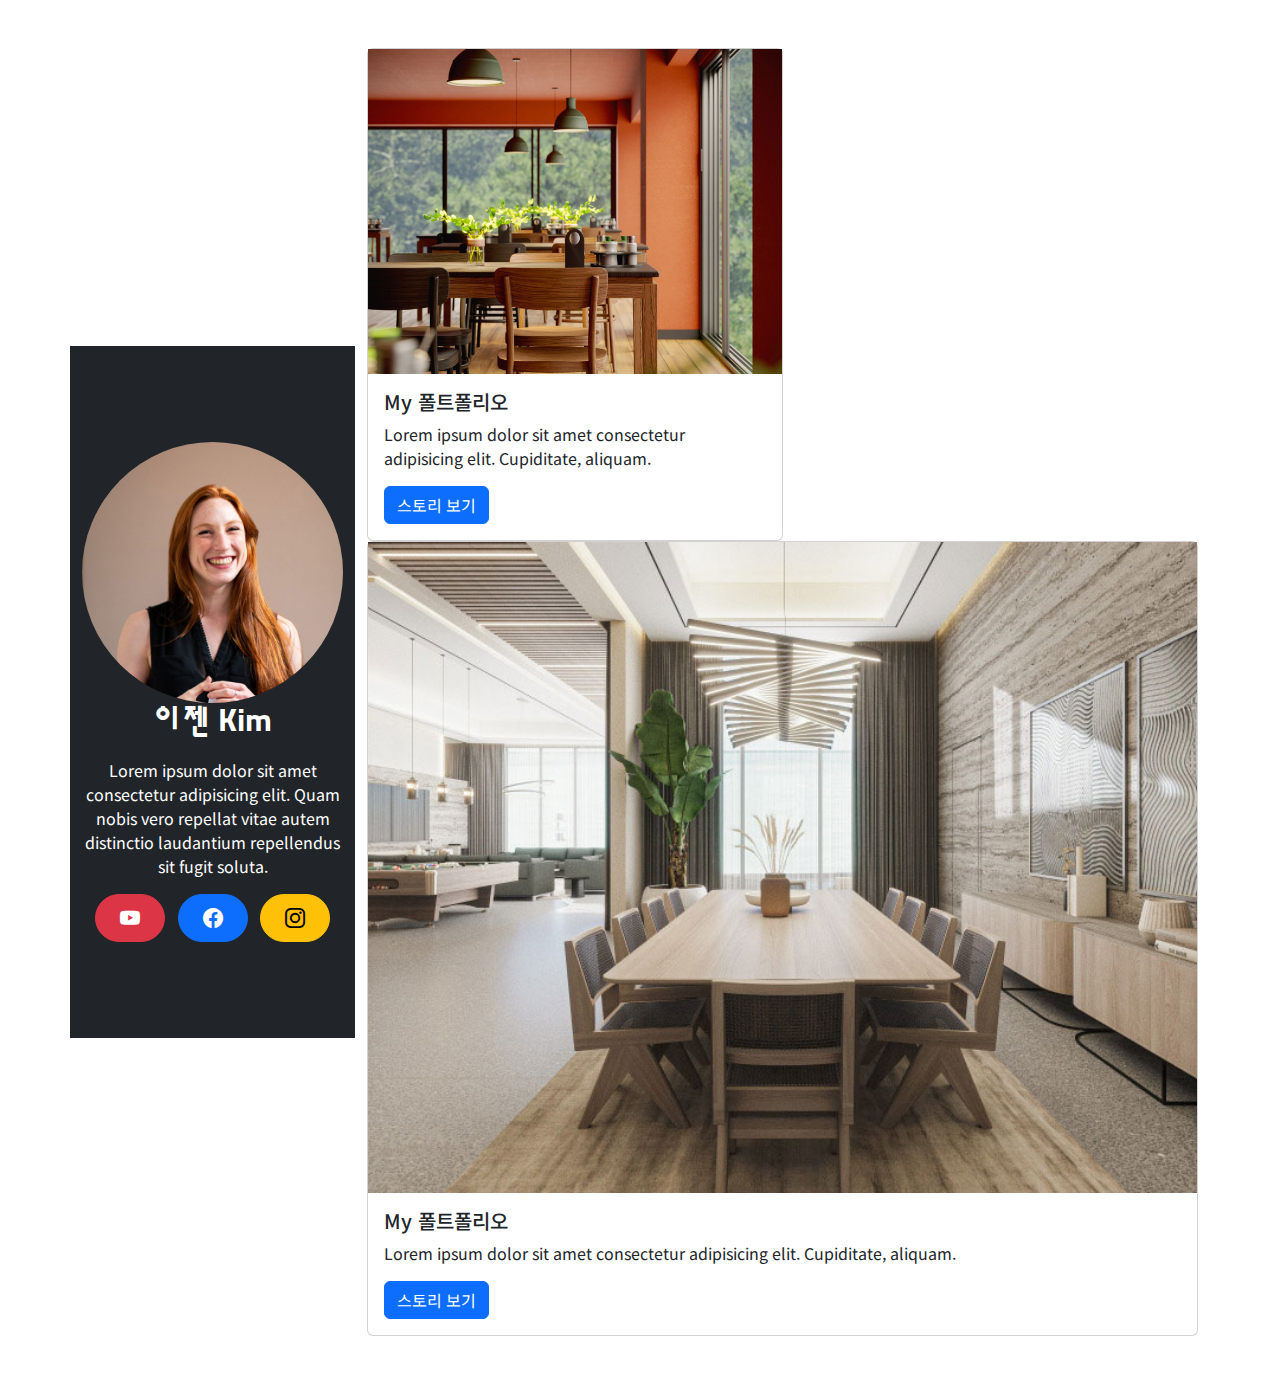
<file: index_mine.html>
<!DOCTYPE html>
<html lang="ko">
<head>
    <meta charset="UTF-8">
    <meta name="viewport" content="width=device-width, initial-scale=1.0">
    <title>이젠인테리어</title>
    <link rel="stylesheet" href="./css/bootstrap.css">
    <link rel="stylesheet" href="./css/style.css">
    <link rel="stylesheet" href="https://cdn.jsdelivr.net/npm/bootstrap-icons@1.11.3/font/bootstrap-icons.min.css">
</head>
<body>
    <!-- 메인섹션 시작 -->
    <main class="container my-5">
        <div class="row justify-content-center align-items-center">
            <!-- 프로필 바 섹션 시작-->
            <section class="bg-dark py-5 col-md-5 col-lg-3">
                <div class="text-center text-white py-5">
                    <img src="./images/main-profile.jpg" alt="메인프로파일" class="rounded-circle img-fluid">
                    <h2 class="fw-bold mb-3">이젠 Kim</h2>
                    <p>Lorem ipsum dolor sit amet consectetur adipisicing elit. Quam nobis vero repellat vitae autem distinctio laudantium repellendus sit fugit soluta.</p>
                    <div class="d-flex w-10 m-auto justify-content-evenly">
                        <a href="https://www.youtube.com" class="btn btn-danger rounded-pill btn-lg px-4">
                            <i class="bi bi-youtube"></i>
                        </a>
                        <a href="https://www.facebook.com" class="btn btn-primary rounded-pill btn-lg px-4">
                            <i class="bi bi-facebook"></i>
                        </a>
                        <a href="https://www.instagram.com" class="btn btn-warning rounded-pill btn-lg px-4">
                            <i class="bi bi-instagram"></i>
                        </a>
                    </div>
                </div>
               
            </section>
            <!-- 프로필 바 섹션 끝 -->
            <!-- 포트폴리오 섹션 시작 -->
            <section class="col-md-7 col-lg-9">
                <div class="card col-md-6">
                    <img src="./images/gallery1.jpg" alt="갤러리1">
                    <div class="card-body">
                        <h5 class="card-title">My 폴트폴리오</h5>
                        <p class="card-text">Lorem ipsum dolor sit amet consectetur adipisicing elit. Cupiditate, aliquam.</p>
                        <a href="#" class="btn btn-primary">스토리 보기</a>
                    </div>
                </div>
                <div class="card">
                    <img src="./images/gallery2.jpg" alt="갤러리2">
                    <div class="card-body">
                        <h5 class="card-title">My 폴트폴리오</h5>
                        <p class="card-text">Lorem ipsum dolor sit amet consectetur adipisicing elit. Cupiditate, aliquam.</p>
                        <a href="#" class="btn btn-primary">스토리 보기</a>
                    </div>                    
                </div>
            </section>
            <!-- 포트폴리오 섹션 끝 -->
        </div>

    </main>
    <!-- 메인섹션 끝 -->
    <script src="./js/bootstrap.bundle.js"></script>
</body>
</html>
</file>
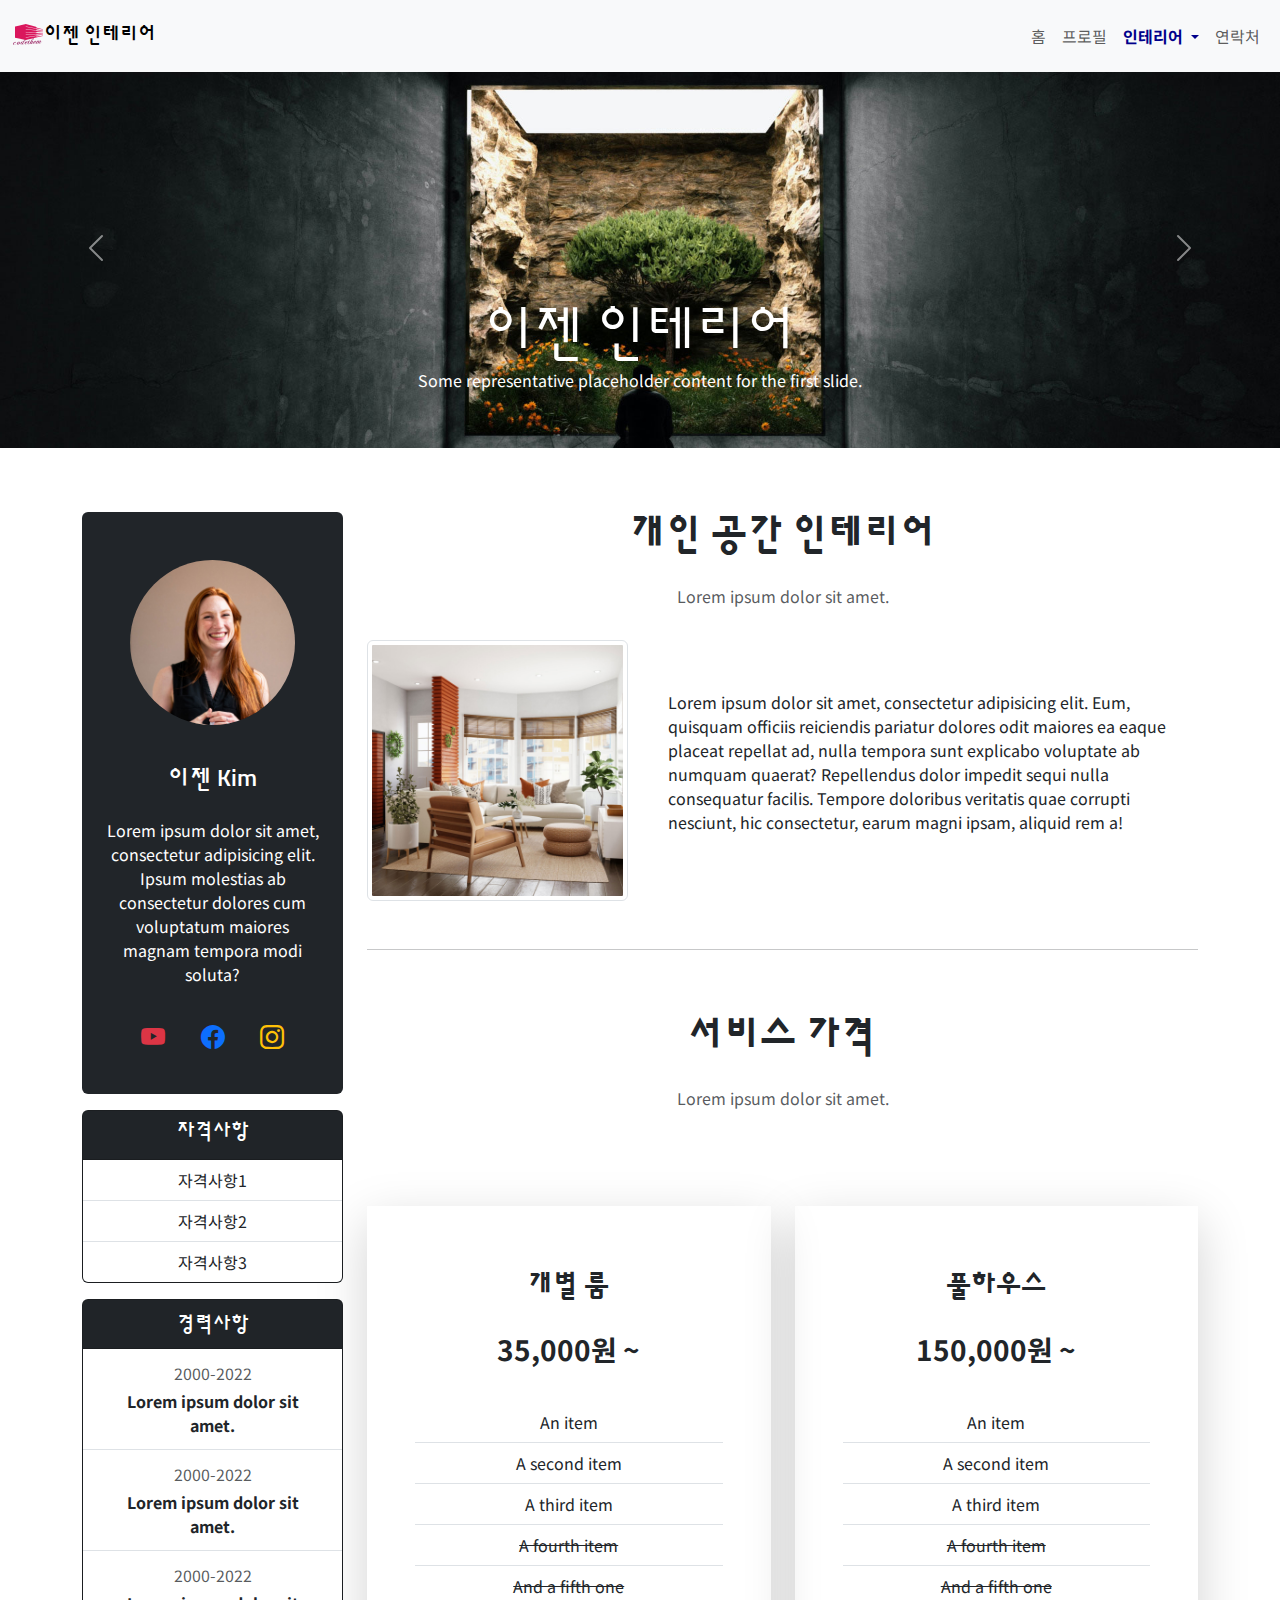
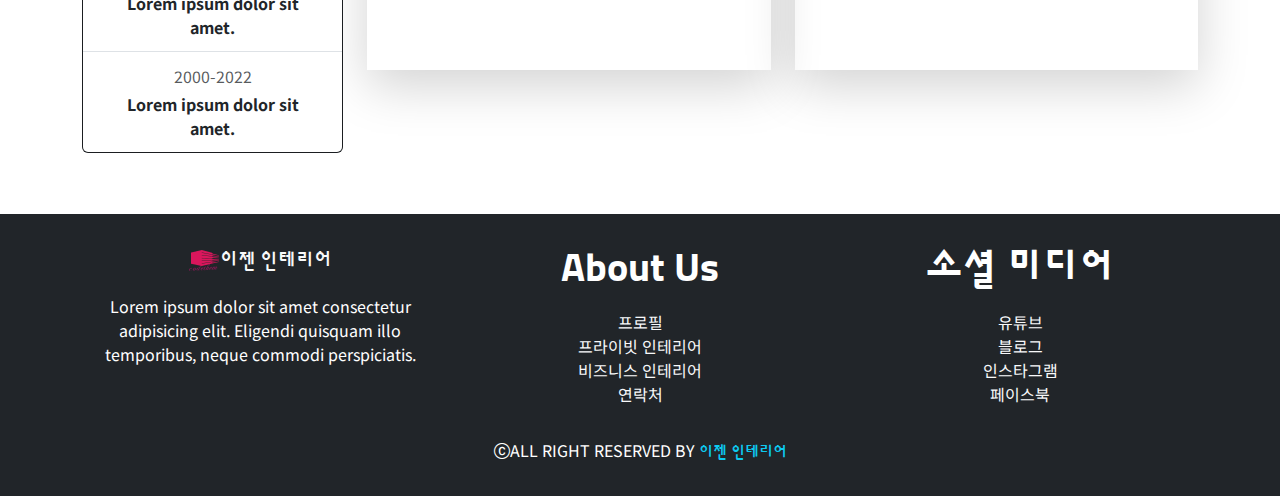
<file: private-interior.html>
<!DOCTYPE html>
<html lang="en">
<head>
    <meta charset="UTF-8">
    <meta name="viewport" content="width=device-width, initial-scale=1.0">
    <title>이젠인테리어</title>
    <link rel="stylesheet" href="./css/bootstrap.css">
    <link rel="stylesheet" href="./css/style.css">
    <link rel="stylesheet" href="https://cdn.jsdelivr.net/npm/bootstrap-icons@1.11.3/font/bootstrap-icons.min.css">
<body>
    <!-- 네비게이션 영역 시작 -->
    <nav class="navbar navbar-expand-md fixed-top bg-light">  
        <div class="container-fluid">
          <a class="logo-font navbar-brand" href="index.html">
            <img src="./images/logo.png" alt="로고">이젠 인테리어</a>
          <button class="navbar-toggler" type="button" data-bs-toggle="collapse" data-bs-target="#menubar"
            aria-controls="menubar" aria-expanded="false" aria-label="Toggle navigation">
            <span class="navbar-toggler-icon"></span>
          </button>
          <div class="collapse navbar-collapse" id="menubar">
            <ul class="navbar-nav ms-auto my-2">
              <li class="nav-item">
                <a class="nav-link" href="index.html">홈</a>
              </li>
              <li class="nav-item">
                <a class="nav-link" href="profile.html">프로필</a>
              </li>
              <li class="nav-item dropdown">
                <a class="nav-link dropdown-toggle active" href="#" role="button" data-bs-toggle="dropdown" aria-expanded="false">
                  인테리어
                </a>
                <ul class="dropdown-menu">
                  <li><a class="dropdown-item active" href="private-interior.html">개인공간</a></li>
                  <li><a class="dropdown-item" href="business-interior.html">비즈니스 공간</a></li>                  
                </ul>
              </li>
              <li class="nav-item">
                <a class="nav-link" href="#contact">연락처</a>
              </li>              
            </ul>
          </div>
        </div>
    </nav>
    <!-- 헤더영역 시작 -->
    <header>
        <div id="headerCarousel" class="mt-5 carousel slide carousel-fade">
            <div class="carousel-inner">
              <div class="carousel-item active">
                <img src="./images/header1.jpg" class="d-block w-100" alt="...">
                <div class="carousel-caption">
                    <h1 class="display-4 d-block mb-0">이젠 인테리어</h1>
                    <p class="d-none d-sm-block">Some representative placeholder content for the first slide.</p>
                  </div>
              </div>
              <div class="carousel-item">
                <img src="./images/header2.jpg" class="d-block w-100" alt="...">
                <div class="carousel-caption">
                    <h1 class="display-4 d-block mb-0">이젠 인테리어</h1>
                    <p class="d-none d-sm-block">Some representative placeholder content for the first slide.</p>
                  </div>
              </div>
              <div class="carousel-item">
                <img src="./images/header3.jpg" class="d-block w-100" alt="...">
                <div class="carousel-caption">
                    <h1 class="display-4 d-block mb-0">이젠 인테리어</h1>
                    <p class="d-none d-sm-block">Some representative placeholder content for the first slide.</p>
                  </div>
              </div>
              <div class="carousel-item">
                <img src="./images/header4.jpg" class="d-block w-100" alt="...">
                <div class="carousel-caption">
                    <h1 class="display-4 d-block mb-0">이젠 인테리어</h1>
                    <p class="d-none d-sm-block">Some representative placeholder content for the first slide.</p>
                  </div>
              </div>
              <div class="carousel-item">
                <img src="./images/header5.jpg" class="d-block w-100" alt="...">
                <div class="carousel-caption">
                    <h1 class="display-4 d-block mb-0">이젠 인테리어</h1>
                    <p class="d-none d-sm-block">Some representative placeholder content for the first slide.</p>
                  </div>
              </div>
              
            </div>
            <button class="carousel-control-prev" type="button" data-bs-target="#headerCarousel" data-bs-slide="prev">
              <span class="carousel-control-prev-icon" aria-hidden="true"></span>
              <span class="visually-hidden">Previous</span>
            </button>
            <button class="carousel-control-next" type="button" data-bs-target="#headerCarousel" data-bs-slide="next">
              <span class="carousel-control-next-icon" aria-hidden="true"></span>
              <span class="visually-hidden">Next</span>
            </button>
          </div>
    </header>
    <!-- 헤더영역 끝 -->
    <!-- 메인섹션 시작 -->
    <main class="container my-5">
        <div class="row">
            <!-- 프로필 바 섹션 시작-->
            <section class="col-md-5 col-lg-3 order-2 order-md-1" id="profile">
                <!-- 프로필 -->
                <div class="bg-dark text-white text-center my-3 p-4 rounded">
                    <img src="./images/main-profile.jpg" alt="프로필사진" class="img-fluid rounded-circle p-4">
                    <h2 class="fs-4 py-3">이젠 Kim</h2>
                    <p>Lorem ipsum dolor sit amet, consectetur adipisicing elit. Ipsum molestias ab consectetur dolores cum voluptatum maiores magnam tempora modi soluta?</p>
                    <div class="d-flex justify-content-evenly fs-4 py-3">
                        <a href="#" class="link-danger"><i class="bi bi-youtube"></i></a>
                        <a href="#"><i class="bi bi-facebook"></i></a>
                        <a href="#" class="link-warning"><i class="bi bi-instagram"></i></a>
                    </div>
                </div>
                <!-- 자격사항 리스트 -->
                <div class="card bg-dark  text-white text-center">
                    <div class="card-header">
                        <h3 class="fs-5">자격사항</h3>
                    </div>
                    <ul class="list-group list-group-flush">
                      <li class="list-group-item">자격사항1</li>
                      <li class="list-group-item">자격사항2</li>
                      <li class="list-group-item">자격사항3</li>
                    </ul>
                </div>
                <!-- 경력사항 리스트 -->
                 <div class="card mt-3 bg-dark text-white text-center">
                    <div class="card-header">
                        <h3 class="fs-5 m-1">경력사항</h3>
                    </div>
                    <ul class="list-group list-group-flush">
                      <li class="list-group-item">
                        <p class="text-muted m-1">2000-2022</p>
                        <p class="m-1 fw-bold">Lorem ipsum dolor sit amet.</p>
                      </li>
                      <li class="list-group-item">
                        <p class="text-muted m-1">2000-2022</p>
                        <p class="m-1 fw-bold">Lorem ipsum dolor sit amet.</p>
                      </li>
                      <li class="list-group-item">
                        <p class="text-muted m-1">2000-2022</p>
                        <p class="m-1 fw-bold">Lorem ipsum dolor sit amet.</p>
                      </li>
                      <li class="list-group-item">
                        <p class="text-muted m-1">2000-2022</p>
                        <p class="m-1 fw-bold">Lorem ipsum dolor sit amet.</p>
                      </li>
                    </ul>
                 </div>
            </section>  
            <!-- 프로필 바 섹션 끝 -->
            <!-- 프라이빗 인테리어 소개 섹션 시작 -->
            <section class="col-md-7 col-lg-9 order-1 order-md-2"> 
              <section class="py-3 text-center">
                <h2 class="fs-1 fw-bold pb-3">개인 공간 인테리어</h1>
                <p class="text-muted text-center">Lorem ipsum dolor sit amet.</p>                                   
                <div class="row align-items-center">
                  <div class="col-lg-6 col-xl-4 py-3">
                    <img src="./images/private.jpg" alt="개인인테리어사진" class="img-fluid img-thumbnail">
                  </div>
                  <div class="col-lg-6 col-xl-8 py-3">
                    <p class="ms-lg-3 text-lg-start">Lorem ipsum dolor sit amet, consectetur adipisicing elit. Eum, quisquam officiis reiciendis pariatur dolores odit maiores ea eaque placeat repellat ad, nulla tempora sunt explicabo voluptate ab numquam quaerat? Repellendus dolor impedit sequi nulla consequatur facilis. Tempore doloribus veritatis quae corrupti nesciunt, hic consectetur, earum magni ipsam, aliquid rem a!</p>
                  </div>
                </div>    
              </section>
              <!-- 프라이빗 인테리어 가격 섹션 시작 -->
              <hr>
              <section class="text-center">
                <div class="pt-5 pb-3">
                  <h2 class="fs-1 fw-bold pb-3">서비스 가격</h1>
                  <p class="text-muted text-center pb-3">Lorem ipsum dolor sit amet.</p>   
                </div>
                <div class="row py-5">
                  <div class="col-lg-6 mb-5">
                    <div class="shadow-lg p-5">
                        <h3 class="fw-bold py-3">개별 룸</h3>
                        <p class="fs-3 fw-bold">35,000원 ~</p>
                        <ul class="list-group list-group-flush py-3">
                          <li class="list-group-item">An item</li>
                          <li class="list-group-item">A second item</li>
                          <li class="list-group-item">A third item</li>
                          <li class="list-group-item text-decoration-line-through">A fourth item</li>
                          <li class="list-group-item text-decoration-line-through">And a fifth one</li>
                        </ul>
                    </div>                        
                  </div>
                  <div class="col-lg-6 mb-5">
                    <div class="shadow-lg p-5">
                        <h3 class="fw-bold py-3">풀하우스</h3>
                        <p class="fs-3 fw-bold">150,000원 ~</p>
                        <ul class="list-group list-group-flush py-3">
                          <li class="list-group-item">An item</li>
                          <li class="list-group-item">A second item</li>
                          <li class="list-group-item">A third item</li>
                          <li class="list-group-item text-decoration-line-through">A fourth item</li>
                          <li class="list-group-item text-decoration-line-through">And a fifth one</li>
                        </ul>
                    </div>
                  </div>
                </div>
              </section>
              <!-- 프라이빗 인테리어 가격 섹션 끝 -->
            </section> 
            <!-- 프라이빗 인테리어 소개 섹션 끝 -->
        </div>    
    </main>
    <!-- 풋터 영역 시작 -->
    <footer class="bg-dark text-white text-center py-3">
        <div class="container">
            <div class="row">
                <div class="col-md-4">
                    <a href="index.html" class="logo-font link-light text-decoration-none fs-5"><img src="./images/logo.png" alt="로고" class="my-3">이젠 인테리어</a>
                    <p>Lorem ipsum dolor sit amet consectetur adipisicing elit. Eligendi quisquam illo temporibus, neque commodi perspiciatis.</p>
                </div>
                <div class="col-md-4">
                    <h1 class="fw-bold my-3">About Us</h1>
                    <ul class="list-unstyled">
                        <li><a href="profile.html" class="link-light text-decoration-none">프로필</a></li>
                        <li><a href="private-interior.html" class="link-light text-decoration-none">프라이빗 인테리어</a></li>
                        <li><a href="business-interior.html" class="link-light text-decoration-none">비즈니스 인테리어</a></li>
                        <li><a href="contact.html" class="link-light text-decoration-none">연락처</a></li>
                    </ul>
                </div>
                <div class="col-md-4">
                    <h1 class="fw-bold my-3">소셜 미디어</h1>
                    <ul class="list-unstyled">
                        <li><a href="#" class="link-light text-decoration-none">유튜브</a></li>
                        <li><a href="#" class="link-light text-decoration-none">블로그</a></li>
                        <li><a href="#" class="link-light text-decoration-none">인스타그램</a></li>
                        <li><a href="#" class="link-light text-decoration-none">페이스북</a></li>
                    </ul>
                </div>
            </div>
            <p class="my-3"><i class="bi bi-c-circle"></i>ALL RIGHT RESERVED BY <span class="logo-font text-info">이젠 인테리어</span></p>
        </div>
    </footer>
    <!-- 풋터 끝 -->
    <script src="./js/bootstrap.bundle.js"></script>   
</body>
</html>
</file>
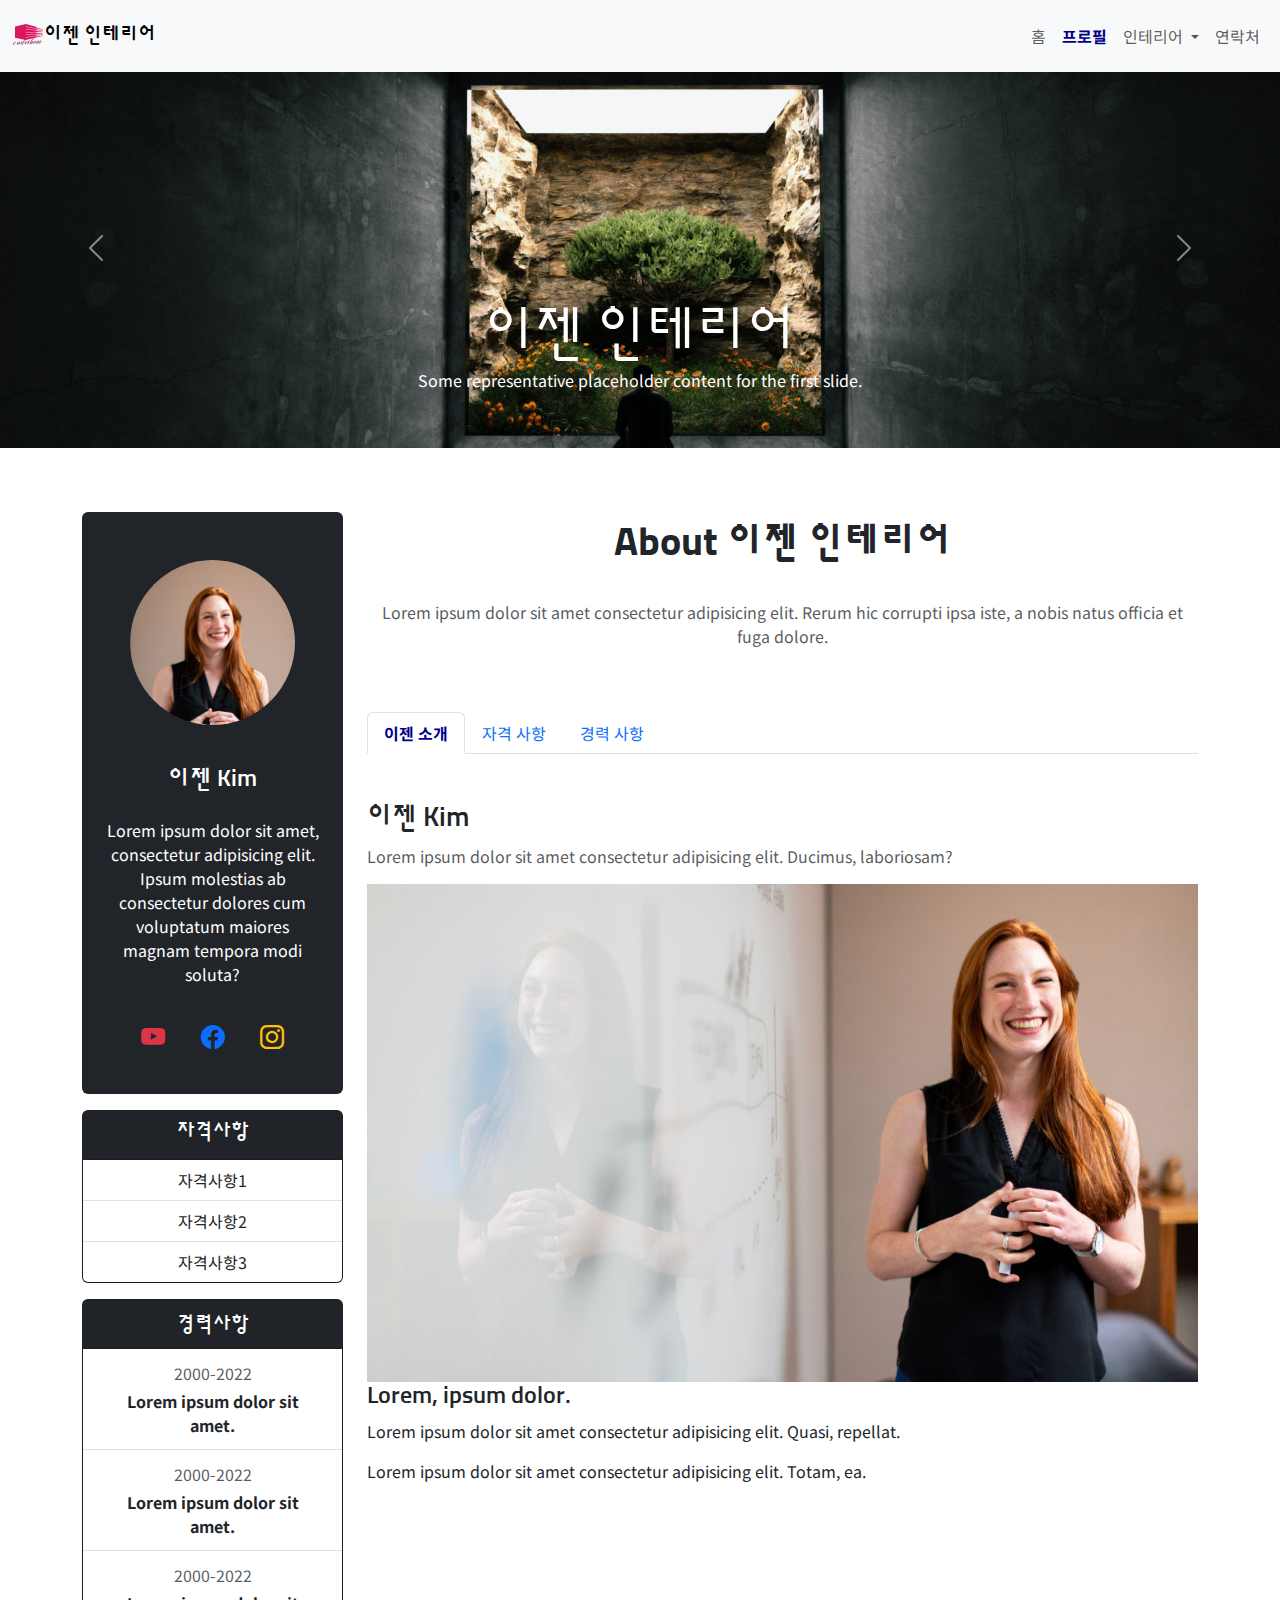
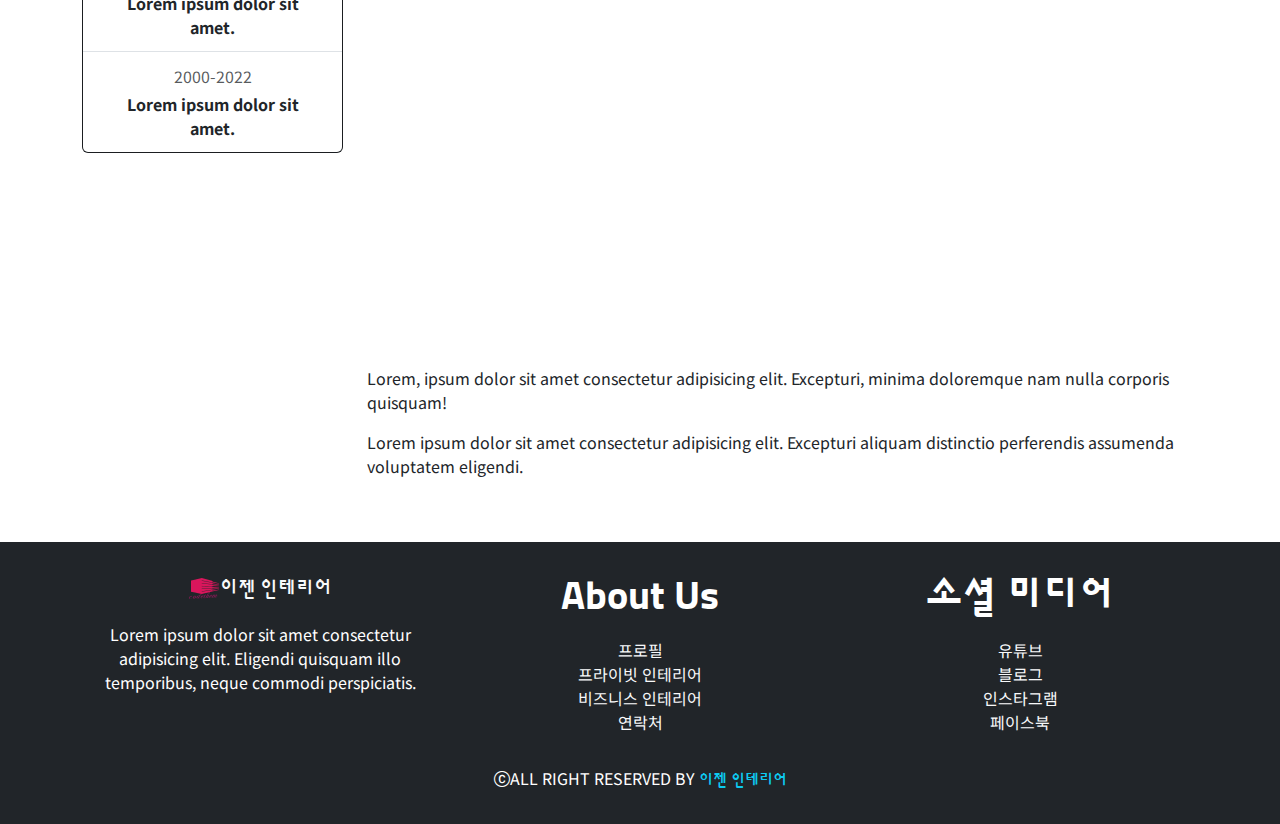
<file: profile.html>
<!DOCTYPE html>
<html lang="en">
<head>
    <meta charset="UTF-8">
    <meta name="viewport" content="width=device-width, initial-scale=1.0">
    <title>이젠인테리어</title>
    <link rel="stylesheet" href="./css/bootstrap.css">
    <link rel="stylesheet" href="./css/style.css">
    <link rel="stylesheet" href="https://cdn.jsdelivr.net/npm/bootstrap-icons@1.11.3/font/bootstrap-icons.min.css">
<body>
    <!-- 네비게이션 영역 시작 -->
    <nav class="navbar navbar-expand-md fixed-top bg-light">  
        <div class="container-fluid">
          <a class="logo-font navbar-brand" href="index.html">
            <img src="./images/logo.png" alt="로고">이젠 인테리어</a>
          <button class="navbar-toggler" type="button" data-bs-toggle="collapse" data-bs-target="#menubar"
            aria-controls="menubar" aria-expanded="false" aria-label="Toggle navigation">
            <span class="navbar-toggler-icon"></span>
          </button>
          <div class="collapse navbar-collapse" id="menubar">
            <ul class="navbar-nav ms-auto my-2">
              <li class="nav-item">
                <a class="nav-link" href="index.html">홈</a>
              </li>
              <li class="nav-item">
                <a class="nav-link active" href="profile.html">프로필</a>
              </li>
              <li class="nav-item dropdown">
                <a class="nav-link dropdown-toggle" href="#" role="button" data-bs-toggle="dropdown" aria-expanded="false">
                  인테리어
                </a>
                <ul class="dropdown-menu">
                  <li><a class="dropdown-item" href="private-interior.html">개인공간</a></li>
                  <li><a class="dropdown-item" href="business-interior.html">비즈니스 공간</a></li>                  
                </ul>
              </li>
              <li class="nav-item">
                <a class="nav-link" href="#contact">연락처</a>
              </li>              
            </ul>
          </div>
        </div>
    </nav>
    <!-- 헤더영역 시작 -->
    <header>
        <div id="headerCarousel" class="mt-5 carousel slide carousel-fade">
          <div class="carousel-inner">
            <div class="carousel-item active">
                <img src="./images/header1.jpg" class="d-block w-100" alt="...">
                <div class="carousel-caption">
                    <h1 class="display-4 d-block mb-0">이젠 인테리어</h1>
                    <p class="d-none d-sm-block">Some representative placeholder content for the first slide.</p>
                </div>
            </div>
            <div class="carousel-item">
              <img src="./images/header2.jpg" class="d-block w-100" alt="...">
              <div class="carousel-caption">
                  <h1 class="display-4 d-block mb-0">이젠 인테리어</h1>
                  <p class="d-none d-sm-block">Some representative placeholder content for the first slide.</p>
                </div>
            </div>
            <div class="carousel-item">
              <img src="./images/header3.jpg" class="d-block w-100" alt="...">
              <div class="carousel-caption">
                  <h1 class="display-4 d-block mb-0">이젠 인테리어</h1>
                  <p class="d-none d-sm-block">Some representative placeholder content for the first slide.</p>
                </div>
            </div>
            <div class="carousel-item">
              <img src="./images/header4.jpg" class="d-block w-100" alt="...">
              <div class="carousel-caption">
                  <h1 class="display-4 d-block mb-0">이젠 인테리어</h1>
                  <p class="d-none d-sm-block">Some representative placeholder content for the first slide.</p>
                </div>
            </div>
            <div class="carousel-item">
              <img src="./images/header5.jpg" class="d-block w-100" alt="...">
              <div class="carousel-caption">
                  <h1 class="display-4 d-block mb-0">이젠 인테리어</h1>
                  <p class="d-none d-sm-block">Some representative placeholder content for the first slide.</p>
                </div>
            </div>
          
            <button class="carousel-control-prev" type="button" data-bs-target="#headerCarousel" data-bs-slide="prev">
              <span class="carousel-control-prev-icon" aria-hidden="true"></span>
              <span class="visually-hidden">Previous</span>
            </button>
            <button class="carousel-control-next" type="button" data-bs-target="#headerCarousel" data-bs-slide="next">
              <span class="carousel-control-next-icon" aria-hidden="true"></span>
              <span class="visually-hidden">Next</span>
            </button>
          </div>
        </div>
    </header>
    <!-- 헤더영역 끝 -->
    <!-- 메인섹션 시작 -->
    <main class="container my-5">
        <div class="row">
              <!-- 프로필 바 섹션 시작-->
            <section class="col-md-5 col-lg-3" id="profile">
                <!-- 프로필 -->
                <div class="bg-dark text-white text-center my-3 p-4 rounded">
                    <img src="./images/main-profile.jpg" alt="프로필사진" class="img-fluid rounded-circle p-4">
                    <h2 class="fs-4 py-3">이젠 Kim</h2>
                    <p>Lorem ipsum dolor sit amet, consectetur adipisicing elit. Ipsum molestias ab consectetur dolores cum voluptatum maiores magnam tempora modi soluta?</p>
                    <div class="d-flex justify-content-evenly fs-4 py-3">
                        <a href="#" class="link-danger"><i class="bi bi-youtube"></i></a>
                        <a href="#"><i class="bi bi-facebook"></i></a>
                        <a href="#" class="link-warning"><i class="bi bi-instagram"></i></a>
                    </div>
                </div>
                <!-- 자격사항 리스트 -->
                <div class="card bg-dark  text-white text-center">
                    <div class="card-header">
                        <h3 class="fs-5">자격사항</h3>
                    </div>
                    <ul class="list-group list-group-flush">
                      <li class="list-group-item">자격사항1</li>
                      <li class="list-group-item">자격사항2</li>
                      <li class="list-group-item">자격사항3</li>
                    </ul>
                </div>
                <!-- 경력사항 리스트 -->
                 <div class="card mt-3 bg-dark text-white text-center">
                    <div class="card-header">
                        <h3 class="fs-5 m-1">경력사항</h3>
                    </div>
                    <ul class="list-group list-group-flush">
                      <li class="list-group-item">
                        <p class="text-muted m-1">2000-2022</p>
                        <p class="m-1 fw-bold">Lorem ipsum dolor sit amet.</p>
                      </li>
                      <li class="list-group-item">
                        <p class="text-muted m-1">2000-2022</p>
                        <p class="m-1 fw-bold">Lorem ipsum dolor sit amet.</p>
                      </li>
                      <li class="list-group-item">
                        <p class="text-muted m-1">2000-2022</p>
                        <p class="m-1 fw-bold">Lorem ipsum dolor sit amet.</p>
                      </li>
                      <li class="list-group-item">
                        <p class="text-muted m-1">2000-2022</p>
                        <p class="m-1 fw-bold">Lorem ipsum dolor sit amet.</p>
                      </li>
                    </ul>
                 </div>
            </section>
            <!-- 프로필 섹션 시작 -->
            <section class="col-md-7 col-lg-9">
              <div class="text-center pb-5">
                <h2 class="fs-1 fw-bold py-4">About 이젠 인테리어</h2>
                  <p class="text-muted">Lorem ipsum dolor sit amet consectetur adipisicing elit. Rerum hic corrupti ipsa iste, a nobis natus officia et fuga dolore.</p>                
              </div>  
              <!-- 탭 시작 -->
            
              <div class="nav nav-tabs" id="nav-tab" role="tablist">
                <button class="nav-link active" id="aboutme-tab" data-bs-toggle="tab" data-bs-target="#aboutme" type="button" role="tab" aria-controls="aboutme" aria-selected="true">이젠 소개</button>
                <button class="nav-link" id="certificate-tab" data-bs-toggle="tab" data-bs-target="#certificate" type="button" role="tab" aria-controls="certificate" aria-selected="false">자격 사항</button>
                <button class="nav-link" id="experiences-tab" data-bs-toggle="tab" data-bs-target="#experiences" type="button" role="tab" aria-controls="experiences" aria-selected="false">경력 사항</button>                                
              </div>
              <div class="tab-content" id="nav-tabContent">
                <div class="tab-pane fade show active" id="aboutme" role="tabpanel" aria-labelledby="aboutme-tab" tabindex="0">
                  <div>
                    <h3 class="mt-5">이젠 Kim</h3>
                    <p class="text-muted">Lorem ipsum dolor sit amet consectetur adipisicing elit. Ducimus, laboriosam?</p>
                    <img src="./images/profile-tab1.jpg" class="img-fluid" alt="탭사진">
                    <h4>Lorem, ipsum dolor.</h4>
                    <p>Lorem ipsum dolor sit amet consectetur adipisicing elit. Quasi, repellat.</p>
                    <p>Lorem ipsum dolor sit amet consectetur adipisicing elit. Totam, ea.</p>
                    <div class="ratio ratio-16x9">
                      <iframe src="https://www.youtube.com/embed/zPpRbnayFQw?si=iKFbFWQ6dyD2Lzy4" title="YouTube video player" frameborder="0" allow="accelerometer; autoplay; clipboard-write; encrypted-media; gyroscope; picture-in-picture; web-share" referrerpolicy="strict-origin-when-cross-origin" allowfullscreen></iframe>
                    </div>
                    <p>Lorem, ipsum dolor sit amet consectetur adipisicing elit. Excepturi, minima doloremque nam nulla corporis quisquam!</p>
                    <p>Lorem ipsum dolor sit amet consectetur adipisicing elit. Excepturi aliquam distinctio perferendis assumenda voluptatem eligendi.</p>
                  </div>
                </div>
                <div class="tab-pane fade" id="certificate" role="tabpanel" aria-labelledby="certificate-tab" tabindex="0">
                  <div class="m-5">
                    <div class="d-flex align-items-center py-3">
                      <img src="./images/certificate1.jpg" alt="자격사항" class="rounded-5">
                      <div  class="ms-3">
                        <h3 class="fw-bold">어워드 1</h3>
                        <p class="text-muted">Lorem ipsum dolor sit amet.</p>
                      </div>
                    </div>
                    <p>Lorem ipsum dolor, sit amet consectetur adipisicing elit. Rem, ullam. Excepturi, optio. Dignissimos reiciendis eligendi itaque reprehenderit alias explicabo officia.</p>
                  </div>
                  <div class="m-5">
                    <div class="d-flex align-items-center py-3">
                      <img src="./images/certificate2.jpg" alt="자격사항" class="rounded-5">
                      <div  class="ms-3">
                        <h3 class="fw-bold">어워드 2</h3>
                        <p class="text-muted">Lorem ipsum dolor sit amet.</p>
                      </div>
                    </div>
                    <p>Lorem ipsum dolor, sit amet consectetur adipisicing elit. Rem, ullam. Excepturi, optio. Dignissimos reiciendis eligendi itaque reprehenderit alias explicabo officia.</p>
                  </div>
                  <div class="m-5">
                    <div class="d-flex align-items-center py-3">
                      <img src="./images/certificate3.jpg" alt="자격사항" class="rounded-5">
                      <div  class="ms-3">
                        <h3 class="fw-bold">자격증 1</h3>
                        <p class="text-muted">Lorem ipsum dolor sit amet.</p>
                      </div>
                    </div>
                    <p>Lorem ipsum dolor, sit amet consectetur adipisicing elit. Rem, ullam. Excepturi, optio. Dignissimos reiciendis eligendi itaque reprehenderit alias explicabo officia.</p>
                  </div>
                  <div class="m-5">
                    <div class="d-flex align-items-center py-3">
                      <img src="./images/certificate4.jpg" alt="자격사항" class="rounded-5">
                      <div  class="ms-3">
                        <h3 class="fw-bold">자격증 2</h3>
                        <p class="text-muted">Lorem ipsum dolor sit amet.</p>
                      </div>
                    </div>
                    <p>Lorem ipsum dolor, sit amet consectetur adipisicing elit. Rem, ullam. Excepturi, optio. Dignissimos reiciendis eligendi itaque reprehenderit alias explicabo officia.</p>
                  </div>
                </div>
                <div class="tab-pane fade" id="experiences" role="tabpanel" aria-labelledby="experiences-tab" tabindex="0">
                  <div class="m-5 border-bottom">
                    <h3>이젠 인테리어</h3>
                    <p class="text-muted">2010 ~ 2022</p>
                    <p>Lorem ipsum dolor, sit amet consectetur adipisicing elit. Rem, ullam. Excepturi, optio. Dignissimos reiciendis eligendi itaque reprehenderit alias explicabo officia.</p>                    
                  </div>
                  <div class="m-5 border-bottom">
                    <h3>인테리어 X</h3>
                    <p class="text-muted">2010 ~ 2022</p>
                    <p>Lorem ipsum dolor, sit amet consectetur adipisicing elit. Rem, ullam. Excepturi, optio. Dignissimos reiciendis eligendi itaque reprehenderit alias explicabo officia.</p>
                  </div>
                  <div class="m-5 border-bottom">
                    <h3 class="mt-5 fw-bold">인테리어 A</h3>
                    <p class="text-muted">2010 ~ 2022</p>
                    <p>Lorem ipsum dolor, sit amet consectetur adipisicing elit. Rem, ullam. Excepturi, optio. Dignissimos reiciendis eligendi itaque reprehenderit alias explicabo officia.</p>
                  </div>
                </div>              
              </div>
              <!-- 탭 끝 -->
            </section> 
            <!-- 프로필섹션 끝 -->
        </div>    
    </main>
    <!-- 풋터 영역 시작 -->
    <footer class="bg-dark text-white text-center py-3">
        <div class="container">
            <div class="row">
                <div class="col-md-4">
                    <a href="index.html" class="logo-font link-light text-decoration-none fs-5"><img src="./images/logo.png" alt="로고" class="my-3">이젠 인테리어</a>
                    <p>Lorem ipsum dolor sit amet consectetur adipisicing elit. Eligendi quisquam illo temporibus, neque commodi perspiciatis.</p>
                </div>
                <div class="col-md-4">
                    <h1 class="fw-bold my-3">About Us</h1>
                    <ul class="list-unstyled">
                        <li><a href="profile.html" class="link-light text-decoration-none">프로필</a></li>
                        <li><a href="private-interior.html" class="link-light text-decoration-none">프라이빗 인테리어</a></li>
                        <li><a href="business-interior.html" class="link-light text-decoration-none">비즈니스 인테리어</a></li>
                        <li><a href="contact.html" class="link-light text-decoration-none">연락처</a></li>
                    </ul>
                </div>
                <div class="col-md-4">
                    <h1 class="fw-bold my-3">소셜 미디어</h1>
                    <ul class="list-unstyled">
                        <li><a href="#" class="link-light text-decoration-none">유튜브</a></li>
                        <li><a href="#" class="link-light text-decoration-none">블로그</a></li>
                        <li><a href="#" class="link-light text-decoration-none">인스타그램</a></li>
                        <li><a href="#" class="link-light text-decoration-none">페이스북</a></li>
                    </ul>
                </div>
            </div>
            <p class="my-3"><i class="bi bi-c-circle"></i>ALL RIGHT RESERVED BY <span class="logo-font text-info">이젠 인테리어</span></p>
        </div>
    </footer>
    <!-- 풋터 끝 -->
    <script src="./js/bootstrap.bundle.js"></script>   
</body>
</html>
</file>
<file: css/style.css>
@import url('https://fonts.googleapis.com/css2?family=Gugi&family=Noto+Sans+KR:wght@100..900&family=Sunflower:wght@500;700&display=swap');

body{
    font-family: "Noto Sans KR", sans-serif;

}

h1, h2, h3, h4, .logo-font{
    font-family: "Sunflower", sans-serif; 
}
/* 네비게이션 영역 */
.nav-link.active, 
.nav-link:hover{
    color: darkblue !important;
    font-weight: bold;
}


.banner {
    background-image: url(../images/card-banner.jpg);
    background-attachment: fixed;
    background-size: cover;
}

/* contact.html Contact 섹션 */
.contact-bg{
    background-image: linear-gradient(rgba(0,0,0,.5), rgba(0,0,0,.2)), url(../images/contact-bg.jpg);
    background-position: center;
    background-attachment: fixed;
    background-size: cover;
}
</file>
